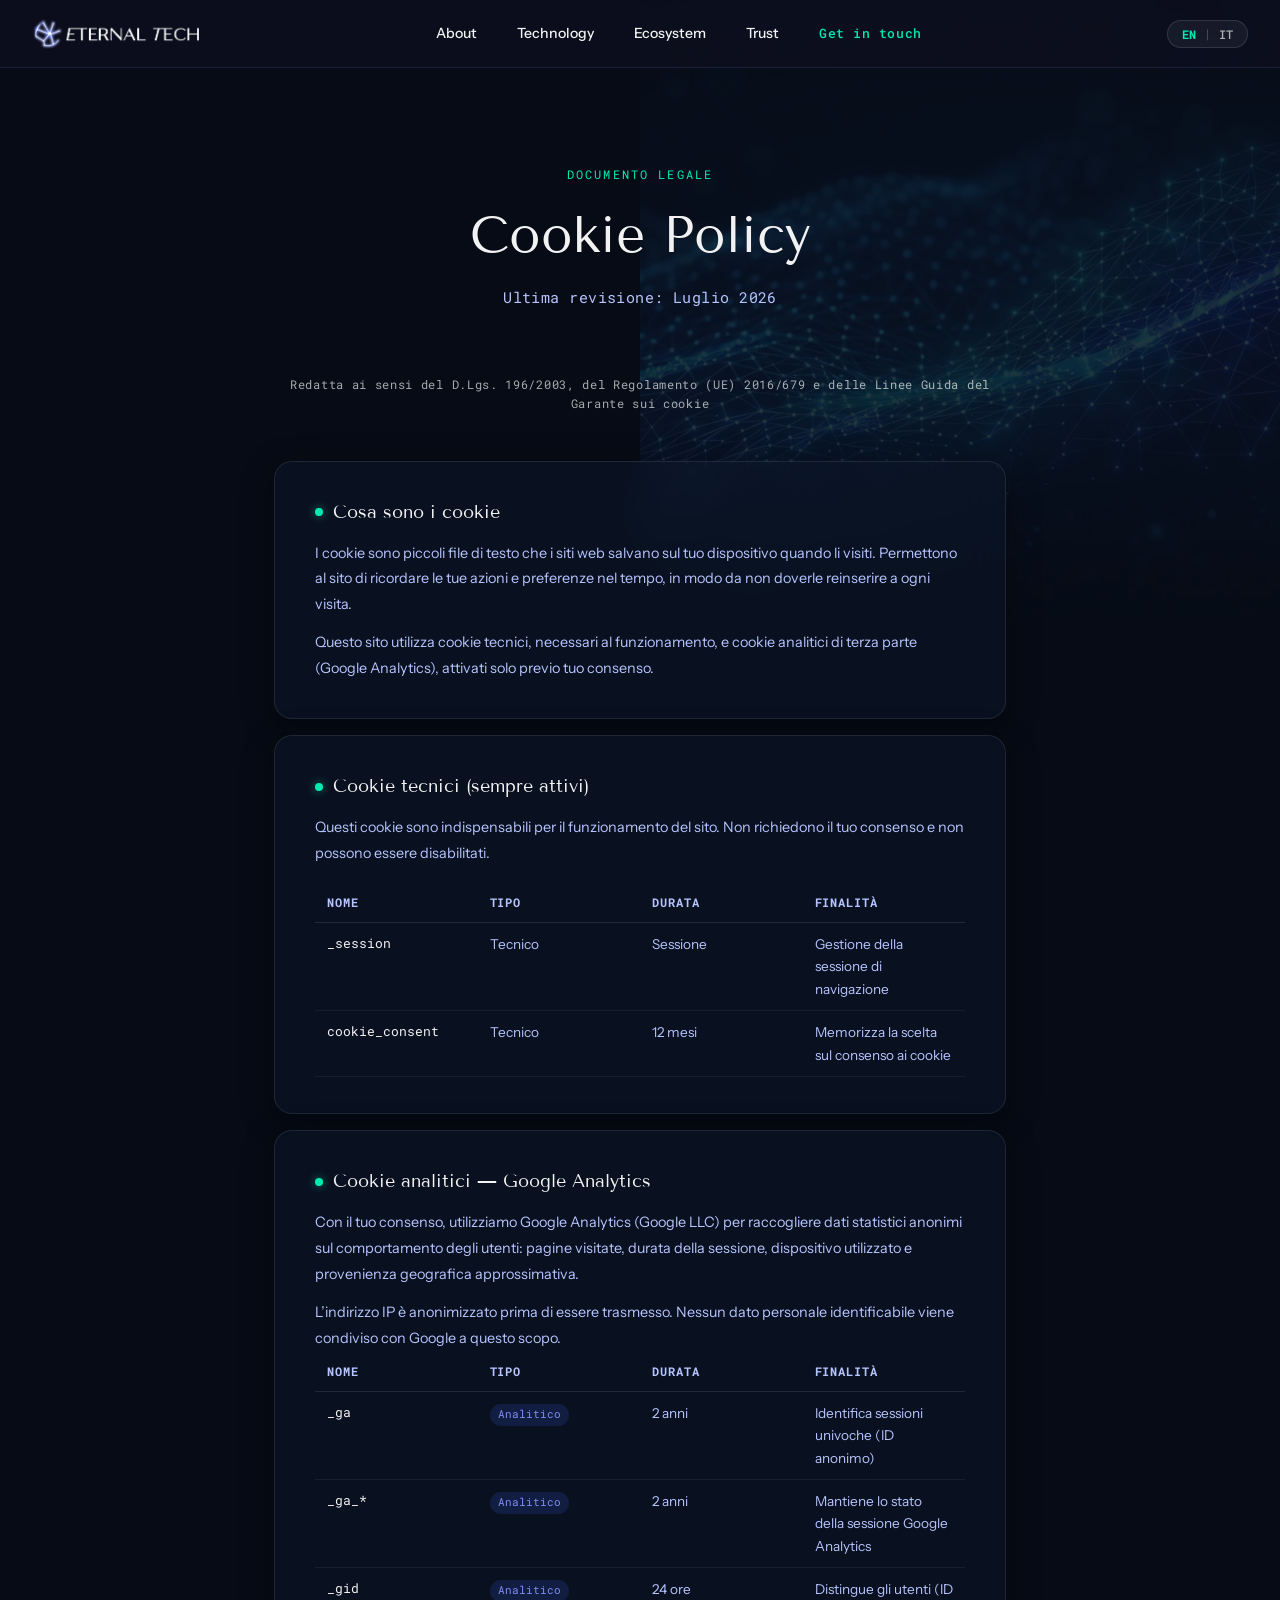
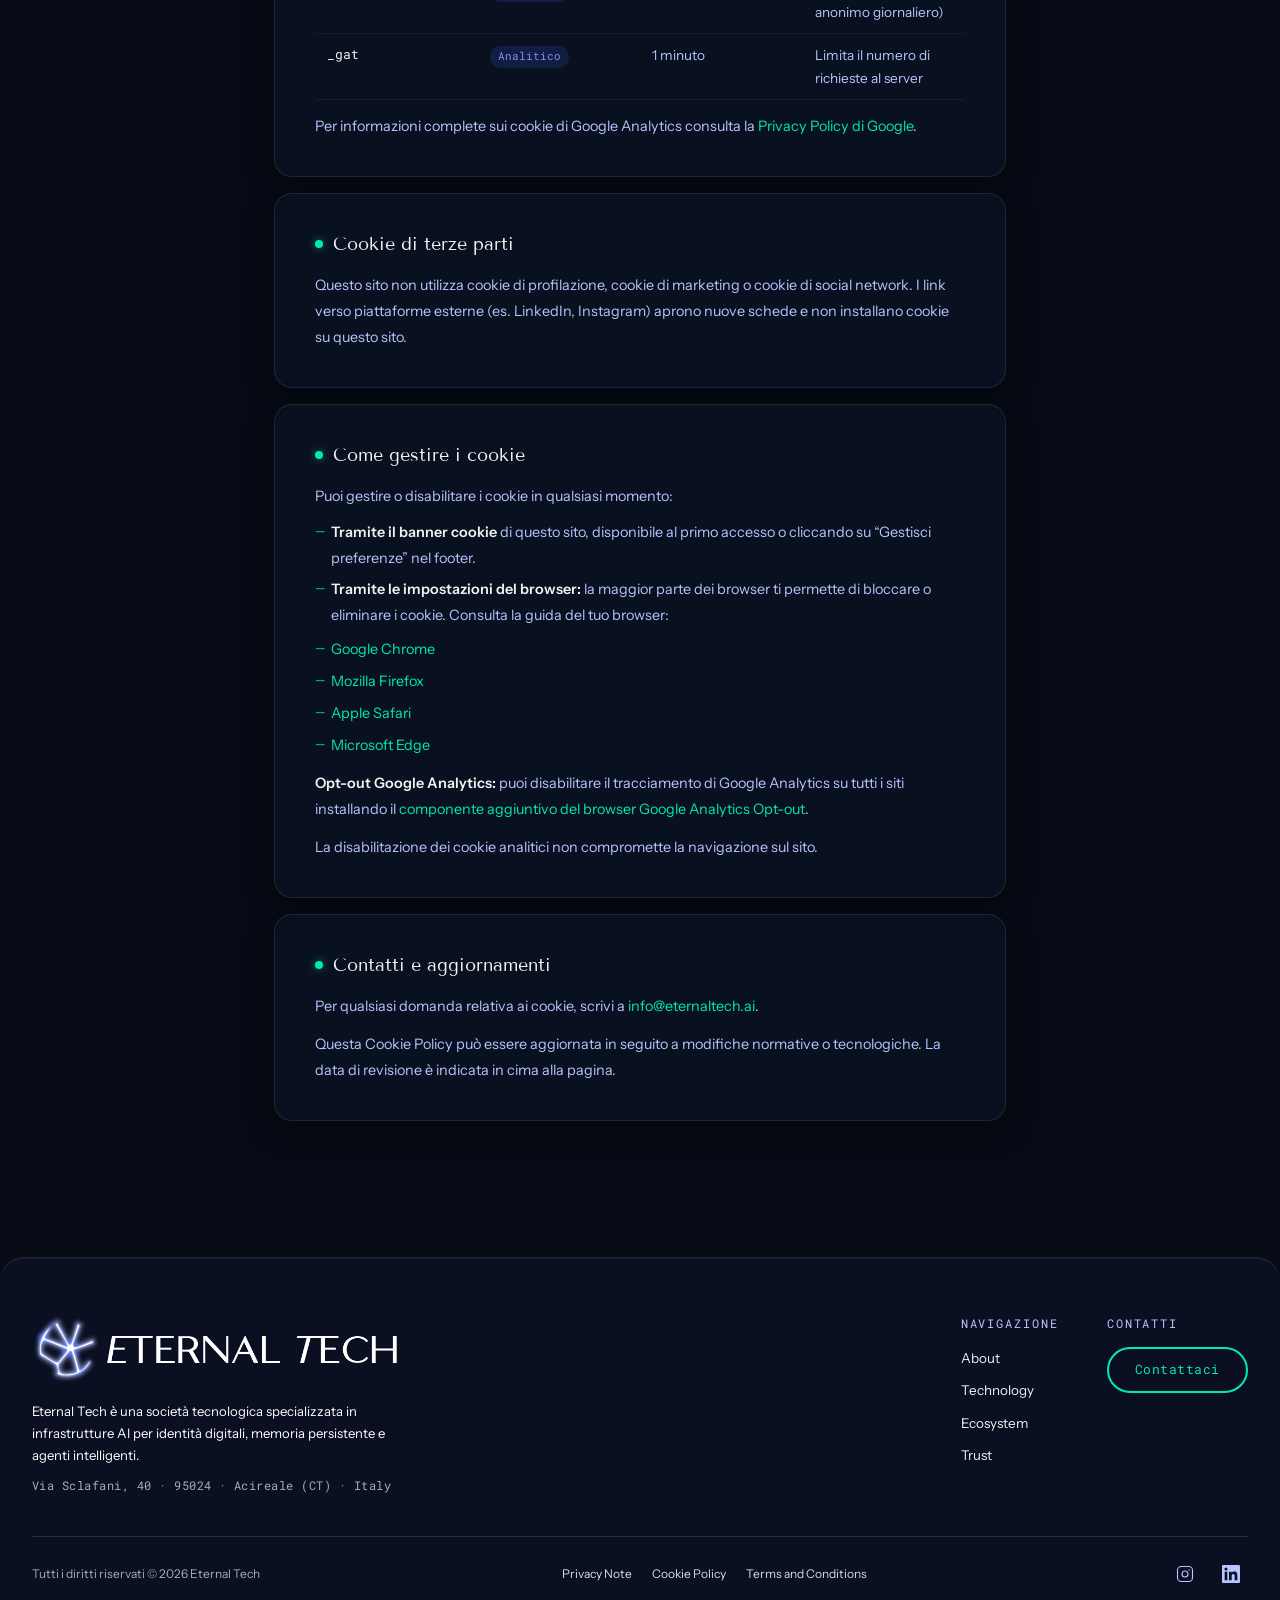
<file: cookies.html>
<!DOCTYPE html>
<html lang="it">
<head>
  <meta charset="UTF-8">
  <link rel="dns-prefetch" href="https://www.googletagmanager.com">
  <!-- Google Analytics (GA4) -->
  <script>
    window.dataLayer = window.dataLayer || [];
    function gtag(){dataLayer.push(arguments);}
    gtag('js', new Date());
    var hasConsent = localStorage.getItem('et_cookie_consent') === 'accepted';
    gtag('consent', 'default', {
      'analytics_storage': hasConsent ? 'granted' : 'denied'
    });
    gtag('config', 'G-XXXXXXXXXX', { 'anonymize_ip': true });
  </script>
  <meta name="viewport" content="width=device-width, initial-scale=1.0">
  <title>Cookie Policy — Eternal Tech</title>
  <meta name="description" content="Cookie Policy di Eternal Tech: quali cookie utilizziamo, a cosa servono e come gestirli.">
  <meta name="robots" content="index, follow">
  <link rel="canonical" href="https://eternaltech.it/cookies.html">
  <link rel="preconnect" href="https://fonts.googleapis.com">
  <link rel="dns-prefetch" href="https://fonts.gstatic.com">
  <link rel="preconnect" href="https://fonts.gstatic.com" crossorigin>
  <link rel="stylesheet" href="https://fonts.googleapis.com/css2?family=Host+Grotesk:wght@400;500;600;700&family=Roboto+Mono:wght@400;500&family=Instrument+Sans:wght@400;500;600&family=Tenor+Sans&display=swap">
  <meta name="theme-color" content="#060B15">
  <link rel="icon" type="image/x-icon" href="assets/favicon.ico?v=6">
  <link rel="icon" type="image/png" sizes="32x32" href="assets/favicon-32x32.png?v=6">
  <link rel="icon" type="image/png" sizes="16x16" href="assets/favicon-16x16.png?v=6">
  <link rel="icon" type="image/svg+xml" href="assets/favicon.svg?v=6">
  <link rel="apple-touch-icon" sizes="180x180" href="assets/apple-touch-icon.png?v=6">
  <link rel="stylesheet" href="assets/css/style.css">
  <style>
    html { overflow-x: hidden; }
    body { background: #060B15; overflow-x: hidden; max-width:100%; }
    .legal-bg-wave { position:fixed; right:-10%; top:-10%; width:60%; height:80vh; object-fit:cover; z-index:0; pointer-events:none; opacity:0.18; mix-blend-mode:screen; }
    .legal-hero { position:relative; z-index:1; text-align:center; padding:160px 20px 64px; }
    .legal-hero .section-badge { margin-bottom:20px; }
    .legal-hero h1 { font-family:var(--font-head); font-size:clamp(2rem,4.5vw,3.2rem); font-weight:700; color:var(--text-1); line-height:1.2; margin-bottom:20px; }
    .legal-hero p { font-size:0.92rem; color:var(--text-2); font-family:var(--font-mono); letter-spacing:0.03em; }
    .legal-body { position:relative; z-index:1; max-width:780px; margin:0 auto; padding:0 24px 120px; }
    .legal-card { background:rgba(13,22,40,0.60); backdrop-filter:blur(20px); -webkit-backdrop-filter:blur(20px); border:1px solid rgba(255,255,255,0.09); border-radius:18px; padding:36px 40px; margin-bottom:16px; box-shadow:0 8px 32px rgba(0,0,0,0.35); }
    .legal-card h2 { font-family:var(--font-head); font-size:1.1rem; font-weight:700; color:var(--text-1); margin-bottom:14px; display:flex; align-items:center; gap:10px; }
    .legal-card h2::before { content:''; display:inline-block; width:8px; height:8px; border-radius:50%; background:var(--teal); flex-shrink:0; box-shadow:0 0 8px rgba(1,234,178,0.5); }
    .legal-card p, .legal-card li { font-size:0.90rem; color:var(--text-2); line-height:1.8; }
    .legal-card p+p { margin-top:12px; }
    .legal-card ul { list-style:none; padding:0; margin-top:10px; }
    .legal-card ul li { padding-left:16px; position:relative; margin-bottom:6px; }
    .legal-card ul li::before { content:'—'; position:absolute; left:0; color:var(--teal); font-size:0.75rem; }
    .legal-card strong { color:var(--text-1); font-weight:600; }
    .legal-card a { color:var(--teal); text-decoration:none; }
    .legal-card a:hover { text-decoration:underline; }
    .legal-updated { text-align:center; font-family:var(--font-mono); font-size:0.72rem; color:var(--text-3); margin-bottom:48px; letter-spacing:0.06em; }
    .cookie-table { width:100%; border-collapse:collapse; margin-top:16px; font-size:0.85rem; }
    .cookie-table th { text-align:left; padding:10px 12px; color:var(--text-2); font-family:var(--font-mono); font-size:0.72rem; letter-spacing:0.08em; text-transform:uppercase; border-bottom:1px solid rgba(255,255,255,0.10); }
    .cookie-table td { padding:10px 12px; color:var(--text-2); border-bottom:1px solid rgba(255,255,255,0.05); vertical-align:top; }
    .cookie-table td:first-child { color:var(--text-1); font-family:var(--font-mono); font-size:0.80rem; }
    .badge-anal { display: inline-block; padding: 2px 8px; border-radius: 20px; background: rgba(72,110,254,0.15); color: #818cf8; font-family: var(--font-mono); font-size: 0.68rem; }


    /* ── Overflow / scroll fix ── */
    html { overflow-x: hidden; }
    html, body { max-width: 100%; }
    .legal-bg-wave { max-width: 100vw; }

    /* Nessun elemento può sforare lateralmente */
    .legal-hero,
    .legal-body,
    .legal-card,
    .legal-card ul,
    .legal-card p { word-break: break-word; overflow-wrap: anywhere; }

    /* Tabella cookie: clip sicuro */
    .cookie-table-wrap {
      overflow-x: auto;
      overflow-y: visible;
      -webkit-overflow-scrolling: touch;
      max-width: 100%;
    }
    .cookie-table { min-width: 480px; table-layout: fixed; }
    .cookie-table th,
    .cookie-table td { word-break: normal; white-space: normal; }

    /* Link lunghi non sfondano */
    .legal-card a { word-break: break-all; }

    /* ── Responsive ── */
    @media (max-width: 960px) {
      .legal-hero { padding: 140px 24px 56px; }
      .legal-body  { padding: 0 20px 100px; }
      .legal-card  { padding: 30px 32px; }
    }

    @media (max-width: 768px) {
      .legal-hero { padding: 120px 20px 48px; }
      .legal-body  { padding: 0 16px 90px; }
      .legal-card  { padding: 26px 24px; border-radius: 14px; }
      .legal-bg-wave { width: 90%; opacity: 0.10; }
    }

    @media (max-width: 640px) {
      .footer-logo img { height: 36px !important; }
      .legal-hero  { padding: 110px 16px 40px; }
      .legal-hero h1 { font-size: clamp(1.7rem, 7vw, 2.4rem); }
      .legal-body  { padding: 0 12px 80px; }
      .legal-card  { padding: 22px 18px; border-radius: 12px; margin-bottom: 12px; }
      .legal-card h2 { font-size: 1rem; }
      .legal-card p, .legal-card li { font-size: 0.875rem; }
      .legal-updated { font-size: 0.68rem; margin-bottom: 32px; }
      /* Cookie table: scrollabile orizzontalmente */
      .cookie-table-wrap { overflow-x: auto; -webkit-overflow-scrolling: touch; margin: 12px -4px 0; padding-bottom: 4px; }
      .cookie-table { min-width: 480px; }
    }

    @media (max-width: 420px) {
      .legal-hero  { padding: 100px 12px 36px; }
      .legal-body  { padding: 0 8px 64px; }
      .legal-card  { padding: 18px 14px; }
      .legal-bg-wave { display: none; }
    }
  </style>
</head>
<body>
  <a class="skip-link" href="#main-content">Vai al contenuto principale</a>
  <img class="legal-bg-wave" src="assets/immagini/3.webp" alt="" aria-hidden="true" loading="lazy" decoding="async">

  <header class="navbar" id="navbar">
    <div class="nav-inner">
      <a href="index.html" class="nav-logo"><img src="assets/logo.webp" width="678" height="130" alt="Eternal Tech" decoding="async" style="height:32px;width:auto;display:block;"></a>
      <nav class="nav-links" id="nav-links" aria-label="Main Navigation">
        <a href="index.html#about" data-i18n="nav_about">About</a>
        <a href="index.html#technology" data-i18n="nav_technology">Technology</a>
        <a href="index.html#ecosystem" data-i18n="nav_ecosystem">Ecosystem</a>
        <a href="trust.html" data-i18n="nav_trust">Trust</a>
        <a href="#" class="nav-cta" data-open-contact data-i18n="nav_contact">Get in touch</a>
      </nav>
      
      <!-- Language Switcher EN | IT -->
      <div class="lang-switcher" aria-label="Language selection">
        <button class="lang-switcher-btn active" data-lang="en">EN</button>
        <span class="lang-divider">|</span>
        <button class="lang-switcher-btn" data-lang="it">IT</button>
      </div>

      <button class="nav-hamburger" id="hamburger" aria-label="Menu" aria-expanded="false">
        <span></span><span></span><span></span>
      </button>
    </div>
  </header>

  <main id="main-content">
    <div class="legal-hero reveal">
      <span class="section-badge">DOCUMENTO LEGALE</span>
      <h1>Cookie Policy</h1>
      <p>Ultima revisione: Luglio 2026</p>
    </div>
    <div class="legal-body">
      <p class="legal-updated">Redatta ai sensi del D.Lgs. 196/2003, del Regolamento (UE) 2016/679 e delle Linee Guida del Garante sui cookie</p>

      <div class="legal-card reveal">
        <h2>Cosa sono i cookie</h2>
        <p>I cookie sono piccoli file di testo che i siti web salvano sul tuo dispositivo quando li visiti. Permettono al sito di ricordare le tue azioni e preferenze nel tempo, in modo da non doverle reinserire a ogni visita.</p>
        <p>Questo sito utilizza cookie tecnici, necessari al funzionamento, e cookie analitici di terza parte (Google Analytics), attivati solo previo tuo consenso.</p>
      </div>

      <div class="legal-card reveal">
        <h2>Cookie tecnici (sempre attivi)</h2>
        <p>Questi cookie sono indispensabili per il funzionamento del sito. Non richiedono il tuo consenso e non possono essere disabilitati.</p>
        <div class="cookie-table-wrap"><table class="cookie-table">
          <tr><th>Nome</th><th>Tipo</th><th>Durata</th><th>Finalit&agrave;</th></tr>
          <tr><td>_session</td><td><span class="badge-tech">Tecnico</span></td><td>Sessione</td><td>Gestione della sessione di navigazione</td></tr>
          <tr><td>cookie_consent</td><td><span class="badge-tech">Tecnico</span></td><td>12 mesi</td><td>Memorizza la scelta sul consenso ai cookie</td></tr>
        </table></div>
      </div>

      <div class="legal-card reveal">
        <h2>Cookie analitici &mdash; Google Analytics</h2>
        <p>Con il tuo consenso, utilizziamo Google Analytics (Google LLC) per raccogliere dati statistici anonimi sul comportamento degli utenti: pagine visitate, durata della sessione, dispositivo utilizzato e provenienza geografica approssimativa.</p>
        <p>L&rsquo;indirizzo IP &egrave; anonimizzato prima di essere trasmesso. Nessun dato personale identificabile viene condiviso con Google a questo scopo.</p>
        <div class="cookie-table-wrap"><table class="cookie-table" style="margin-top:0;">
          <tr><th>Nome</th><th>Tipo</th><th>Durata</th><th>Finalit&agrave;</th></tr>
          <tr><td>_ga</td><td><span class="badge-anal">Analitico</span></td><td>2 anni</td><td>Identifica sessioni univoche (ID anonimo)</td></tr>
          <tr><td>_ga_*</td><td><span class="badge-anal">Analitico</span></td><td>2 anni</td><td>Mantiene lo stato della sessione Google Analytics</td></tr>
          <tr><td>_gid</td><td><span class="badge-anal">Analitico</span></td><td>24 ore</td><td>Distingue gli utenti (ID anonimo giornaliero)</td></tr>
          <tr><td>_gat</td><td><span class="badge-anal">Analitico</span></td><td>1 minuto</td><td>Limita il numero di richieste al server</td></tr>
        </table></div>
        <p style="margin-top:14px;">Per informazioni complete sui cookie di Google Analytics consulta la <a href="https://policies.google.com/privacy" target="_blank" rel="noopener noreferrer">Privacy Policy di Google</a>.</p>
      </div>

      <div class="legal-card reveal">
        <h2>Cookie di terze parti</h2>
        <p>Questo sito non utilizza cookie di profilazione, cookie di marketing o cookie di social network. I link verso piattaforme esterne (es. LinkedIn, Instagram) aprono nuove schede e non installano cookie su questo sito.</p>
      </div>

      <div class="legal-card reveal">
        <h2>Come gestire i cookie</h2>
        <p>Puoi gestire o disabilitare i cookie in qualsiasi momento:</p>
        <ul>
          <li><strong>Tramite il banner cookie</strong> di questo sito, disponibile al primo accesso o cliccando su &ldquo;Gestisci preferenze&rdquo; nel footer.</li>
          <li><strong>Tramite le impostazioni del browser:</strong> la maggior parte dei browser ti permette di bloccare o eliminare i cookie. Consulta la guida del tuo browser:</li>
        </ul>
        <ul style="margin-top:8px;">
          <li><a href="https://support.google.com/chrome/answer/95647" target="_blank" rel="noopener noreferrer">Google Chrome</a></li>
          <li><a href="https://support.mozilla.org/it/kb/protezione-antitracciamento-avanzata-firefox" target="_blank" rel="noopener noreferrer">Mozilla Firefox</a></li>
          <li><a href="https://support.apple.com/it-it/guide/safari/sfri11471/mac" target="_blank" rel="noopener noreferrer">Apple Safari</a></li>
          <li><a href="https://support.microsoft.com/it-it/microsoft-edge/eliminare-i-cookie-in-microsoft-edge-63947406-40ac-c3b8-57b9-2a946a29ae09" target="_blank" rel="noopener noreferrer">Microsoft Edge</a></li>
        </ul>
        <p style="margin-top:12px;"><strong>Opt-out Google Analytics:</strong> puoi disabilitare il tracciamento di Google Analytics su tutti i siti installando il <a href="https://tools.google.com/dlpage/gaoptout" target="_blank" rel="noopener noreferrer">componente aggiuntivo del browser Google Analytics Opt-out</a>.</p>
        <p>La disabilitazione dei cookie analitici non compromette la navigazione sul sito.</p>
      </div>

      <div class="legal-card reveal">
        <h2>Contatti e aggiornamenti</h2>
        <p>Per qualsiasi domanda relativa ai cookie, scrivi a <a href="mailto:info@eternaltech.ai">info@eternaltech.ai</a>.</p>
        <p>Questa Cookie Policy pu&ograve; essere aggiornata in seguito a modifiche normative o tecnologiche. La data di revisione &egrave; indicata in cima alla pagina.</p>
      </div>
    </div>
  </main>

  <footer class="footer" id="footer">
    <div class="container footer-inner">
      <div class="footer-top">
        <div class="footer-brand">
          <div class="nav-logo footer-logo"><img src="assets/logo.webp" width="678" height="130" alt="Eternal Tech" loading="lazy" decoding="async" style="height:70px;width:auto;display:block;max-width:none;"></div>
          <p class="footer-tagline">Eternal Tech &egrave; una societ&agrave; tecnologica specializzata in infrastrutture AI per identit&agrave; digitali, memoria persistente e agenti intelligenti.</p>
          <p class="footer-address">Via Sclafani, 40 &middot; 95024 &middot; Acireale (CT) &middot; Italy</p>
        </div>
        <div class="footer-links">
          <div class="footer-col">
            <p class="footer-col-title">Navigazione</p>
            <a href="index.html#about" data-i18n="nav_about">Chi siamo</a>
            <a href="index.html#technology" data-i18n="nav_technology">Tecnologia</a>
            <a href="index.html#ecosystem" data-i18n="nav_ecosystem">Ecosistema</a>
            <a href="trust.html">Trust</a>
          </div>
          <div class="footer-col">
            <p class="footer-col-title">Contatti</p>
            <a href="#" class="btn-primary btn-sm" data-open-contact>Contattaci</a>
          </div>
        </div>
      </div>
      <div class="footer-bottom">
        <p>Tutti i diritti riservati &copy; 2026 Eternal Tech</p>
        <div class="footer-legal">
          <a href="privacy.html">Privacy Note</a>
          <a href="cookies.html">Cookie Policy</a>
          <a href="terms.html">Terms and Conditions</a>
        </div>
        <div class="footer-social">
          <a href="#" aria-label="Instagram" rel="noopener noreferrer"><svg viewBox="0 0 24 24" fill="none" stroke="currentColor" stroke-width="1.5" aria-hidden="true"><rect x="2" y="2" width="20" height="20" rx="5"/><circle cx="12" cy="12" r="4"/><circle cx="17.5" cy="6.5" r="1" fill="currentColor" stroke="none"/></svg></a>
          <a href="#" aria-label="LinkedIn" rel="noopener noreferrer"><svg viewBox="0 0 24 24" fill="currentColor" aria-hidden="true"><path d="M20.447 20.452h-3.554v-5.569c0-1.328-.027-3.037-1.852-3.037-1.853 0-2.136 1.445-2.136 2.939v5.667H9.351V9h3.414v1.561h.046c.477-.9 1.637-1.85 3.37-1.85 3.601 0 4.267 2.37 4.267 5.455v6.286zM5.337 7.433a2.062 2.062 0 01-2.063-2.065 2.064 2.064 0 112.063 2.065zm1.782 13.019H3.555V9h3.564v11.452zM22.225 0H1.771C.792 0 0 .774 0 1.729v20.542C0 23.227.792 24 1.771 24h20.451C23.2 24 24 23.227 24 22.271V1.729C24 .774 23.2 0 22.222 0h.003z"/></svg></a>
        </div>
      </div>
    </div>
  <!-- MODALE CONTATTACI (POPUP) -->
  <div class="contact-modal-overlay" id="contactModal" aria-hidden="true" role="dialog" aria-modal="true" aria-labelledby="modalTitle">
    <div class="contact-modal-card">
      <button class="contact-modal-close" id="closeContactModal" aria-label="Close modal">&times;</button>
      <h2 class="contact-title" id="modalTitle" data-i18n="modal_title">Get in touch</h2>
      <form class="contact-form" id="modalContactForm" action="mailto:info@eternaltech.ai" method="post" enctype="text/plain" novalidate aria-live="polite">
        <div id="modalFormStatus" class="form-status-msg" aria-live="polite"></div>

        <div class="form-group">
          <label for="modalFullName" class="visually-hidden">Full Name</label>
          <input type="text" class="contact-input" id="modalFullName" name="fullName" placeholder="Full Name*" data-i18n-placeholder="modal_name_ph" required autocomplete="name">
          <span class="field-error-msg" id="modalFullNameError" aria-live="polite"></span>
        </div>
        
        <div class="form-group">
          <label for="modalEmail" class="visually-hidden">Email Address</label>
          <input type="email" class="contact-input" id="modalEmail" name="email" placeholder="Email*" data-i18n-placeholder="modal_email_ph" required autocomplete="email">
          <span class="field-error-msg" id="modalEmailError" aria-live="polite"></span>
        </div>
        
        <div class="form-group">
          <label for="modalMessage" class="visually-hidden">Your Message</label>
          <textarea class="contact-textarea" id="modalMessage" name="message" placeholder="Your Message*" data-i18n-placeholder="modal_msg_ph" required autocomplete="off"></textarea>
          <span class="field-error-msg" id="modalMessageError" aria-live="polite"></span>
        </div>
        
        <div class="form-group">
          <div class="contact-check-row">
            <input type="checkbox" id="modalPrivacy" name="privacy" required>
            <label for="modalPrivacy" data-i18n="modal_privacy_txt">
              I confirm that I have read, understood and agree to the
              <a href="privacy.html" target="_blank" rel="noopener">Privacy Policy</a>, and I am of legal age*
            </label>
          </div>
          <span class="field-error-msg" id="modalPrivacyError" aria-live="polite"></span>
        </div>

        <div class="contact-recaptcha-wrap">
          <div class="g-recaptcha" data-sitekey="6LeIxAcTAAAAAJcZVRqyHh71UMIEGNQ_MXjiZKhI" data-theme="dark"></div>
          <span class="field-error-msg" id="modalRecaptchaError" aria-live="polite"></span>
        </div>

        <button type="submit" class="contact-submit" id="modalSendBtn" data-i18n="modal_submit_btn">Send Message</button>
      </form>
    </div>
  </div>

  <!-- ══════════════ COOKIE & TERMS CONSENT BANNER ══════════════ -->
  <div class="cookie-banner" id="cookieBanner" aria-live="polite" role="dialog" aria-label="Cookie and Terms Consent">
    <div class="cookie-banner-inner">
      <div class="cookie-banner-badge">
        <span class="pulse-dot"></span>
        <span data-i18n="cookie_eyebrow">PRIVACY & COOKIE</span>
      </div>
      <div class="cookie-banner-body">
        <p data-i18n="cookie_text">
          Questo sito utilizza cookie ed infrastrutture analitiche per offrire la migliore esperienza. Proseguendo o cliccando "Accetta tutti", acconsenti all'uso dei cookie ed accetti i nostri <a href="terms.html" target="_blank" rel="noopener">Termini & Condizioni</a> e la <a href="privacy.html" target="_blank" rel="noopener">Privacy Policy</a>.
        </p>
      </div>
      <div class="cookie-banner-actions">
        <button class="btn-ghost-sm cookie-btn-decline" id="cookieDecline" data-i18n="cookie_btn_decline">Solo necessari</button>
        <button class="btn-primary cookie-btn-accept" id="cookieAccept" data-i18n="cookie_btn_accept">Accetta tutti</button>
      </div>
    </div>
  </div>

  <script src="assets/js/lang.js" defer></script>
  <script src="assets/js/menu.js" defer></script>
  <script src="assets/js/main.js" defer></script>
</body>
</html>
</file>
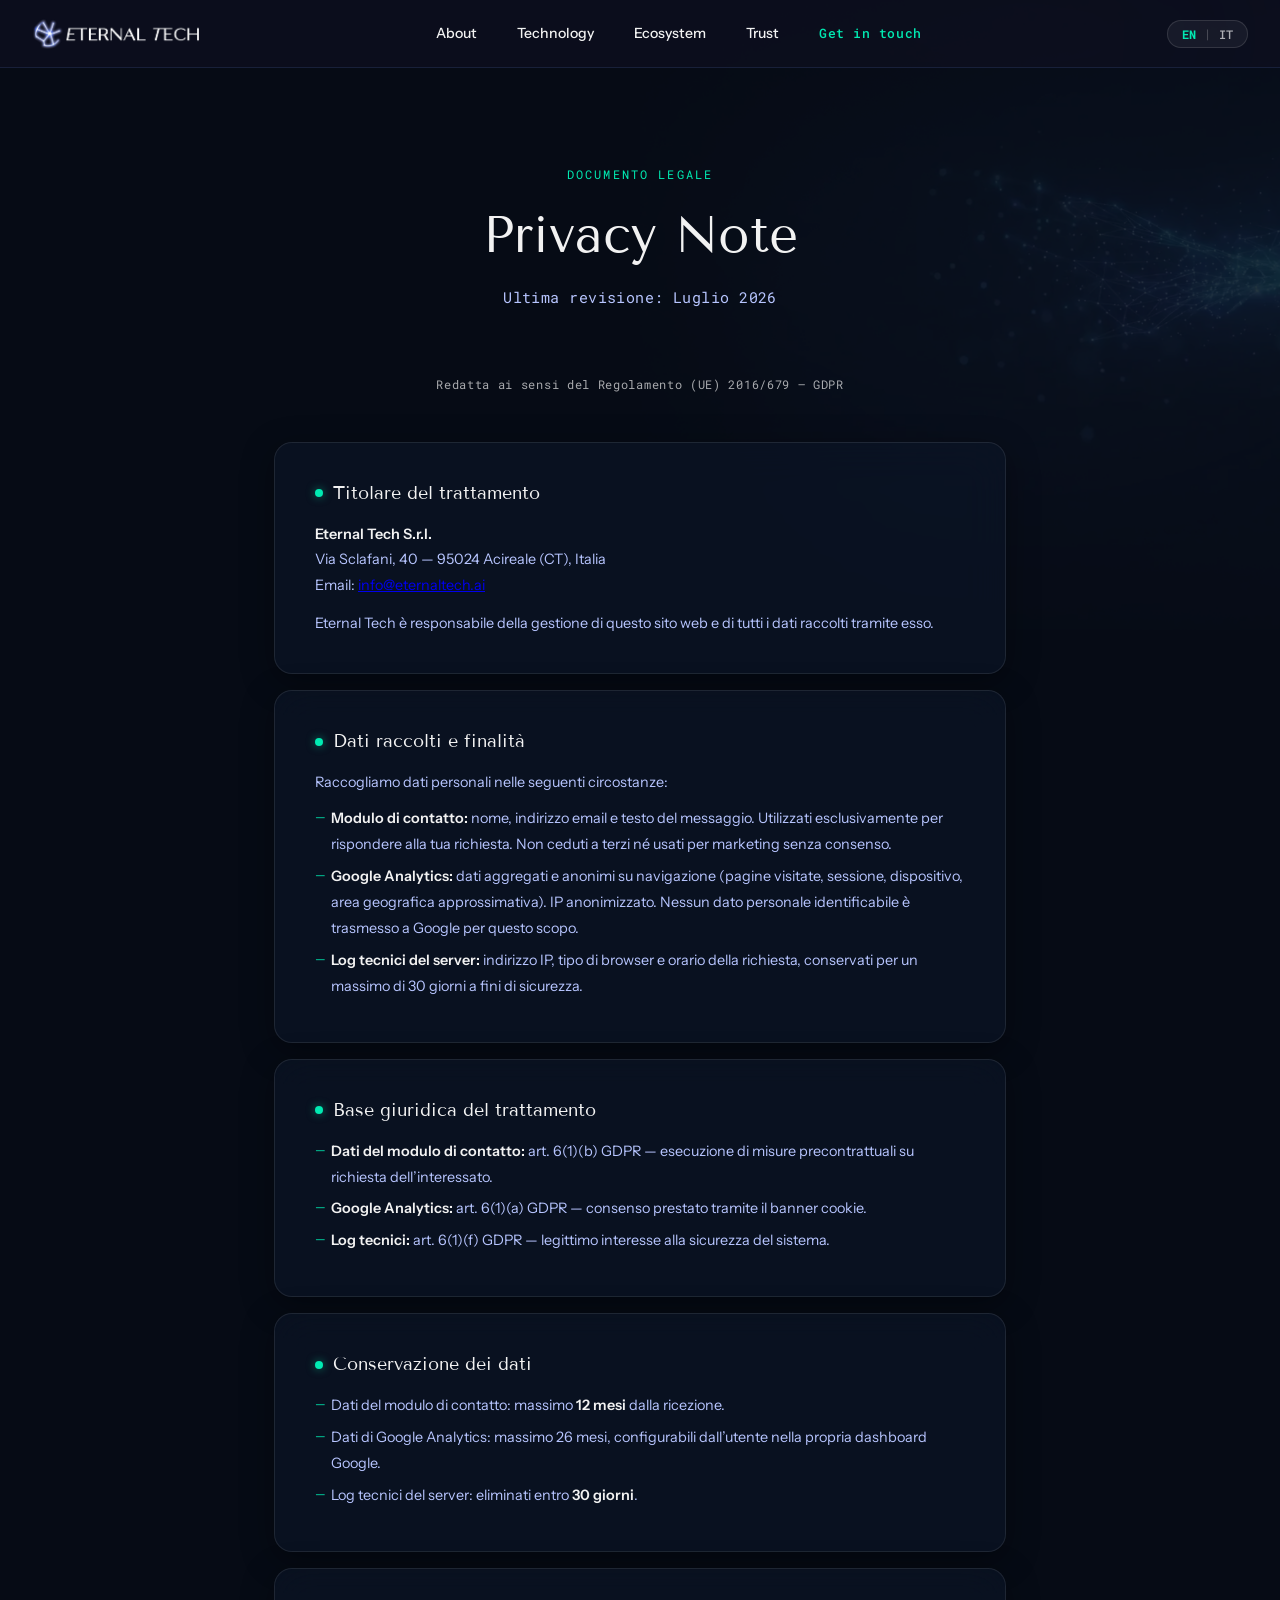
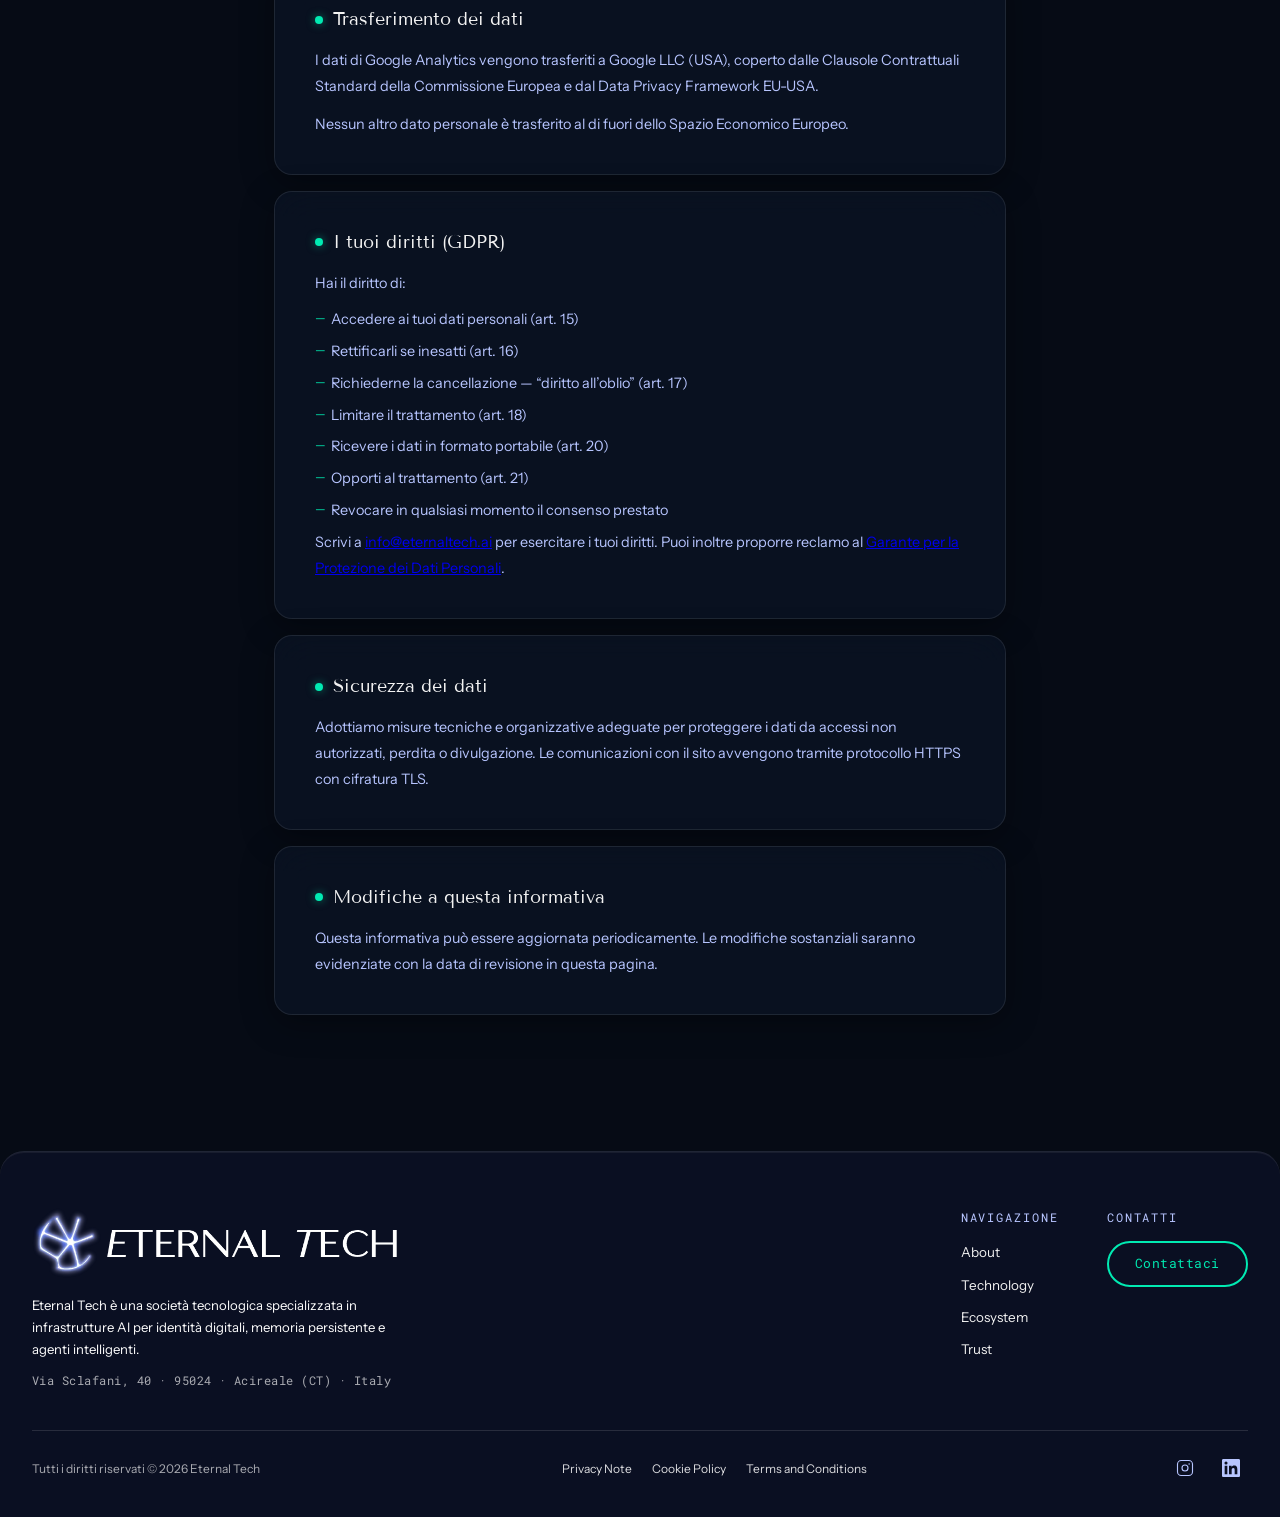
<file: privacy.html>
<!DOCTYPE html>
<html lang="it">
<head>
  <meta charset="UTF-8">
  <link rel="dns-prefetch" href="https://www.googletagmanager.com">
  <!-- Google Analytics (GA4) -->
  <script>
    window.dataLayer = window.dataLayer || [];
    function gtag(){dataLayer.push(arguments);}
    gtag('js', new Date());
    var hasConsent = localStorage.getItem('et_cookie_consent') === 'accepted';
    gtag('consent', 'default', {
      'analytics_storage': hasConsent ? 'granted' : 'denied'
    });
    gtag('config', 'G-XXXXXXXXXX', { 'anonymize_ip': true });
  </script>
  <meta name="viewport" content="width=device-width, initial-scale=1.0">
  <title>Privacy Note — Eternal Tech</title>
  <meta name="description" content="Informativa sulla privacy di Eternal Tech: come raccogliamo, utilizziamo e proteggiamo i tuoi dati personali.">
  <meta name="robots" content="index, follow">
  <link rel="canonical" href="https://eternaltech.it/privacy.html">
  <link rel="preconnect" href="https://fonts.googleapis.com">
  <link rel="dns-prefetch" href="https://fonts.gstatic.com">
  <link rel="preconnect" href="https://fonts.gstatic.com" crossorigin>
  <link rel="stylesheet" href="https://fonts.googleapis.com/css2?family=Host+Grotesk:wght@400;500;600;700&family=Roboto+Mono:wght@400;500&family=Instrument+Sans:wght@400;500;600&family=Tenor+Sans&display=swap">
  <meta name="theme-color" content="#060B15">
  <link rel="icon" type="image/x-icon" href="assets/favicon.ico?v=6">
  <link rel="icon" type="image/png" sizes="32x32" href="assets/favicon-32x32.png?v=6">
  <link rel="icon" type="image/png" sizes="16x16" href="assets/favicon-16x16.png?v=6">
  <link rel="icon" type="image/svg+xml" href="assets/favicon.svg?v=6">
  <link rel="apple-touch-icon" sizes="180x180" href="assets/apple-touch-icon.png?v=6">
  <link rel="stylesheet" href="assets/css/style.css">
  <style>
    html { overflow-x: hidden; }
    body { background: #060B15; overflow-x: hidden; max-width:100%; }
    .legal-bg-wave { position:fixed; right:-10%; top:-10%; width:60%; height:80vh; object-fit:cover; z-index:0; pointer-events:none; opacity:0.18; mix-blend-mode:screen; }
    .legal-hero { position:relative; z-index:1; text-align:center; padding:160px 20px 64px; }
    .legal-hero .section-badge { margin-bottom:20px; }
    .legal-hero h1 { font-family:var(--font-head); font-size:clamp(2rem,4.5vw,3.2rem); font-weight:700; color:var(--text-1); line-height:1.2; margin-bottom:20px; }
    .legal-hero p { font-size:0.92rem; color:var(--text-2); font-family:var(--font-mono); letter-spacing:0.03em; }
    .legal-body { position:relative; z-index:1; max-width:780px; margin:0 auto; padding:0 24px 120px; }
    .legal-card { background:rgba(13,22,40,0.60); backdrop-filter:blur(20px); -webkit-backdrop-filter:blur(20px); border:1px solid rgba(255,255,255,0.09); border-radius:18px; padding:36px 40px; margin-bottom:16px; box-shadow:0 8px 32px rgba(0,0,0,0.35); }
    .legal-card h2 { font-family:var(--font-head); font-size:1.1rem; font-weight:700; color:var(--text-1); margin-bottom:14px; display:flex; align-items:center; gap:10px; }
    .legal-card h2::before { content:''; display:inline-block; width:8px; height:8px; border-radius:50%; background:var(--teal); flex-shrink:0; box-shadow:0 0 8px rgba(1,234,178,0.5); }
    .legal-card p, .legal-card li { font-size:0.90rem; color:var(--text-2); line-height:1.8; }
    .legal-card p+p { margin-top:12px; }
    .legal-card ul { list-style:none; padding:0; margin-top:10px; }
    .legal-card ul li { padding-left:16px; position:relative; margin-bottom:6px; }
    .legal-card ul li::before { content:'—'; position:absolute; left:0; color:var(--teal); font-size:0.75rem; }
    .legal-card strong { color:var(--text-1); font-weight:600; }
    .legal-updated { text-align: center; font-family: var(--font-mono); font-size: 0.72rem; color: var(--text-3); margin-bottom: 48px; letter-spacing: 0.06em; }


    /* ── Overflow / scroll fix ── */
    html { overflow-x: hidden; }
    html, body { max-width: 100%; }
    .legal-bg-wave { max-width: 100vw; }

    /* Nessun elemento può sforare lateralmente */
    .legal-hero,
    .legal-body,
    .legal-card,
    .legal-card ul,
    .legal-card p { word-break: break-word; overflow-wrap: anywhere; }

    /* Tabella cookie: clip sicuro */
    .cookie-table-wrap {
      overflow-x: auto;
      overflow-y: visible;
      -webkit-overflow-scrolling: touch;
      max-width: 100%;
    }
    .cookie-table { min-width: 480px; table-layout: fixed; }
    .cookie-table th,
    .cookie-table td { word-break: normal; white-space: normal; }

    /* Link lunghi non sfondano */
    .legal-card a { word-break: break-all; }

    /* ── Responsive ── */
    @media (max-width: 960px) {
      .legal-hero { padding: 140px 24px 56px; }
      .legal-body  { padding: 0 20px 100px; }
      .legal-card  { padding: 30px 32px; }
    }

    @media (max-width: 768px) {
      .legal-hero { padding: 120px 20px 48px; }
      .legal-body  { padding: 0 16px 90px; }
      .legal-card  { padding: 26px 24px; border-radius: 14px; }
      .legal-bg-wave { width: 90%; opacity: 0.10; }
    }

    @media (max-width: 640px) {
      .footer-logo img { height: 36px !important; }
      .legal-hero  { padding: 110px 16px 40px; }
      .legal-hero h1 { font-size: clamp(1.7rem, 7vw, 2.4rem); }
      .legal-body  { padding: 0 12px 80px; }
      .legal-card  { padding: 22px 18px; border-radius: 12px; margin-bottom: 12px; }
      .legal-card h2 { font-size: 1rem; }
      .legal-card p, .legal-card li { font-size: 0.875rem; }
      .legal-updated { font-size: 0.68rem; margin-bottom: 32px; }
      /* Cookie table: scrollabile orizzontalmente */
      .cookie-table-wrap { overflow-x: auto; -webkit-overflow-scrolling: touch; margin: 12px -4px 0; padding-bottom: 4px; }
      .cookie-table { min-width: 480px; }
    }

    @media (max-width: 420px) {
      .legal-hero  { padding: 100px 12px 36px; }
      .legal-body  { padding: 0 8px 64px; }
      .legal-card  { padding: 18px 14px; }
      .legal-bg-wave { display: none; }
    }
  </style>
</head>
<body>
  <a class="skip-link" href="#main-content">Vai al contenuto principale</a>
  <img class="legal-bg-wave" src="assets/immagini/2.webp" alt="" aria-hidden="true" loading="lazy" decoding="async">

  <header class="navbar" id="navbar">
    <div class="nav-inner">
      <a href="index.html" class="nav-logo"><img src="assets/logo.webp" width="678" height="130" alt="Eternal Tech" decoding="async" style="height:32px;width:auto;display:block;"></a>
      <nav class="nav-links" id="nav-links" aria-label="Main Navigation">
        <a href="index.html#about" data-i18n="nav_about">About</a>
        <a href="index.html#technology" data-i18n="nav_technology">Technology</a>
        <a href="index.html#ecosystem" data-i18n="nav_ecosystem">Ecosystem</a>
        <a href="trust.html" data-i18n="nav_trust">Trust</a>
        <a href="#" class="nav-cta" data-open-contact data-i18n="nav_contact">Get in touch</a>
      </nav>
      
      <!-- Language Switcher EN | IT -->
      <div class="lang-switcher" aria-label="Language selection">
        <button class="lang-switcher-btn active" data-lang="en">EN</button>
        <span class="lang-divider">|</span>
        <button class="lang-switcher-btn" data-lang="it">IT</button>
      </div>

      <button class="nav-hamburger" id="hamburger" aria-label="Menu" aria-expanded="false">
        <span></span><span></span><span></span>
      </button>
    </div>
  </header>

  <main id="main-content">
    <div class="legal-hero reveal">
      <span class="section-badge">DOCUMENTO LEGALE</span>
      <h1>Privacy Note</h1>
      <p>Ultima revisione: Luglio 2026</p>
    </div>
    <div class="legal-body">
      <p class="legal-updated">Redatta ai sensi del Regolamento (UE) 2016/679 — GDPR</p>

      <div class="legal-card reveal">
        <h2>Titolare del trattamento</h2>
        <p><strong>Eternal Tech S.r.l.</strong><br>Via Sclafani, 40 &mdash; 95024 Acireale (CT), Italia<br>Email: <a href="mailto:info@eternaltech.ai">info@eternaltech.ai</a></p>
        <p>Eternal Tech &egrave; responsabile della gestione di questo sito web e di tutti i dati raccolti tramite esso.</p>
      </div>

      <div class="legal-card reveal">
        <h2>Dati raccolti e finalit&agrave;</h2>
        <p>Raccogliamo dati personali nelle seguenti circostanze:</p>
        <ul>
          <li><strong>Modulo di contatto:</strong> nome, indirizzo email e testo del messaggio. Utilizzati esclusivamente per rispondere alla tua richiesta. Non ceduti a terzi n&eacute; usati per marketing senza consenso.</li>
          <li><strong>Google Analytics:</strong> dati aggregati e anonimi su navigazione (pagine visitate, sessione, dispositivo, area geografica approssimativa). IP anonimizzato. Nessun dato personale identificabile &egrave; trasmesso a Google per questo scopo.</li>
          <li><strong>Log tecnici del server:</strong> indirizzo IP, tipo di browser e orario della richiesta, conservati per un massimo di 30 giorni a fini di sicurezza.</li>
        </ul>
      </div>

      <div class="legal-card reveal">
        <h2>Base giuridica del trattamento</h2>
        <ul>
          <li><strong>Dati del modulo di contatto:</strong> art. 6(1)(b) GDPR &mdash; esecuzione di misure precontrattuali su richiesta dell&rsquo;interessato.</li>
          <li><strong>Google Analytics:</strong> art. 6(1)(a) GDPR &mdash; consenso prestato tramite il banner cookie.</li>
          <li><strong>Log tecnici:</strong> art. 6(1)(f) GDPR &mdash; legittimo interesse alla sicurezza del sistema.</li>
        </ul>
      </div>

      <div class="legal-card reveal">
        <h2>Conservazione dei dati</h2>
        <ul>
          <li>Dati del modulo di contatto: massimo <strong>12 mesi</strong> dalla ricezione.</li>
          <li>Dati di Google Analytics: massimo 26 mesi, configurabili dall&rsquo;utente nella propria dashboard Google.</li>
          <li>Log tecnici del server: eliminati entro <strong>30 giorni</strong>.</li>
        </ul>
      </div>

      <div class="legal-card reveal">
        <h2>Trasferimento dei dati</h2>
        <p>I dati di Google Analytics vengono trasferiti a Google LLC (USA), coperto dalle Clausole Contrattuali Standard della Commissione Europea e dal Data Privacy Framework EU-USA.</p>
        <p>Nessun altro dato personale &egrave; trasferito al di fuori dello Spazio Economico Europeo.</p>
      </div>

      <div class="legal-card reveal">
        <h2>I tuoi diritti (GDPR)</h2>
        <p>Hai il diritto di:</p>
        <ul>
          <li>Accedere ai tuoi dati personali (art. 15)</li>
          <li>Rettificarli se inesatti (art. 16)</li>
          <li>Richiederne la cancellazione &mdash; &ldquo;diritto all&rsquo;oblio&rdquo; (art. 17)</li>
          <li>Limitare il trattamento (art. 18)</li>
          <li>Ricevere i dati in formato portabile (art. 20)</li>
          <li>Opporti al trattamento (art. 21)</li>
          <li>Revocare in qualsiasi momento il consenso prestato</li>
        </ul>
        <p>Scrivi a <a href="mailto:info@eternaltech.ai">info@eternaltech.ai</a> per esercitare i tuoi diritti. Puoi inoltre proporre reclamo al <a href="https://www.garanteprivacy.it" target="_blank" rel="noopener noreferrer">Garante per la Protezione dei Dati Personali</a>.</p>
      </div>

      <div class="legal-card reveal">
        <h2>Sicurezza dei dati</h2>
        <p>Adottiamo misure tecniche e organizzative adeguate per proteggere i dati da accessi non autorizzati, perdita o divulgazione. Le comunicazioni con il sito avvengono tramite protocollo HTTPS con cifratura TLS.</p>
      </div>

      <div class="legal-card reveal">
        <h2>Modifiche a questa informativa</h2>
        <p>Questa informativa pu&ograve; essere aggiornata periodicamente. Le modifiche sostanziali saranno evidenziate con la data di revisione in questa pagina.</p>
      </div>
    </div>
  </main>

  <footer class="footer" id="footer">
    <div class="container footer-inner">
      <div class="footer-top">
        <div class="footer-brand">
          <div class="nav-logo footer-logo"><img src="assets/logo.webp" width="678" height="130" alt="Eternal Tech" loading="lazy" decoding="async" style="height:70px;width:auto;display:block;max-width:none;"></div>
          <p class="footer-tagline">Eternal Tech &egrave; una societ&agrave; tecnologica specializzata in infrastrutture AI per identit&agrave; digitali, memoria persistente e agenti intelligenti.</p>
          <p class="footer-address">Via Sclafani, 40 &middot; 95024 &middot; Acireale (CT) &middot; Italy</p>
        </div>
        <div class="footer-links">
          <div class="footer-col">
            <p class="footer-col-title">Navigazione</p>
            <a href="index.html#about" data-i18n="nav_about">Chi siamo</a>
            <a href="index.html#technology" data-i18n="nav_technology">Tecnologia</a>
            <a href="index.html#ecosystem" data-i18n="nav_ecosystem">Ecosistema</a>
            <a href="trust.html">Trust</a>
          </div>
          <div class="footer-col">
            <p class="footer-col-title">Contatti</p>
            <a href="#" class="btn-primary btn-sm" data-open-contact>Contattaci</a>
          </div>
        </div>
      </div>
      <div class="footer-bottom">
        <p>Tutti i diritti riservati &copy; 2026 Eternal Tech</p>
        <div class="footer-legal">
          <a href="privacy.html">Privacy Note</a>
          <a href="cookies.html">Cookie Policy</a>
          <a href="terms.html">Terms and Conditions</a>
        </div>
        <div class="footer-social">
          <a href="#" aria-label="Instagram" rel="noopener noreferrer"><svg viewBox="0 0 24 24" fill="none" stroke="currentColor" stroke-width="1.5" aria-hidden="true"><rect x="2" y="2" width="20" height="20" rx="5"/><circle cx="12" cy="12" r="4"/><circle cx="17.5" cy="6.5" r="1" fill="currentColor" stroke="none"/></svg></a>
          <a href="#" aria-label="LinkedIn" rel="noopener noreferrer"><svg viewBox="0 0 24 24" fill="currentColor" aria-hidden="true"><path d="M20.447 20.452h-3.554v-5.569c0-1.328-.027-3.037-1.852-3.037-1.853 0-2.136 1.445-2.136 2.939v5.667H9.351V9h3.414v1.561h.046c.477-.9 1.637-1.85 3.37-1.85 3.601 0 4.267 2.37 4.267 5.455v6.286zM5.337 7.433a2.062 2.062 0 01-2.063-2.065 2.064 2.064 0 112.063 2.065zm1.782 13.019H3.555V9h3.564v11.452zM22.225 0H1.771C.792 0 0 .774 0 1.729v20.542C0 23.227.792 24 1.771 24h20.451C23.2 24 24 23.227 24 22.271V1.729C24 .774 23.2 0 22.222 0h.003z"/></svg></a>
        </div>
      </div>
    </div>
  </footer>

  <!-- MODALE CONTATTACI (POPUP) -->
  <div class="contact-modal-overlay" id="contactModal" aria-hidden="true" role="dialog" aria-modal="true" aria-labelledby="modalTitle">
    <div class="contact-modal-card">
      <button class="contact-modal-close" id="closeContactModal" aria-label="Close modal">&times;</button>
      <h2 class="contact-title" id="modalTitle" data-i18n="modal_title">Get in touch</h2>
      <form class="contact-form" id="modalContactForm" action="mailto:info@eternaltech.ai" method="post" enctype="text/plain" novalidate aria-live="polite">
        <div id="modalFormStatus" class="form-status-msg" aria-live="polite"></div>

        <div class="form-group">
          <label for="modalFullName" class="visually-hidden">Full Name</label>
          <input type="text" class="contact-input" id="modalFullName" name="fullName" placeholder="Full Name*" data-i18n-placeholder="modal_name_ph" required autocomplete="name">
          <span class="field-error-msg" id="modalFullNameError" aria-live="polite"></span>
        </div>
        
        <div class="form-group">
          <label for="modalEmail" class="visually-hidden">Email Address</label>
          <input type="email" class="contact-input" id="modalEmail" name="email" placeholder="Email*" data-i18n-placeholder="modal_email_ph" required autocomplete="email">
          <span class="field-error-msg" id="modalEmailError" aria-live="polite"></span>
        </div>
        
        <div class="form-group">
          <label for="modalMessage" class="visually-hidden">Your Message</label>
          <textarea class="contact-textarea" id="modalMessage" name="message" placeholder="Your Message*" data-i18n-placeholder="modal_msg_ph" required autocomplete="off"></textarea>
          <span class="field-error-msg" id="modalMessageError" aria-live="polite"></span>
        </div>
        
        <div class="form-group">
          <div class="contact-check-row">
            <input type="checkbox" id="modalPrivacy" name="privacy" required>
            <label for="modalPrivacy" data-i18n="modal_privacy_txt">
              I confirm that I have read, understood and agree to the
              <a href="privacy.html" target="_blank" rel="noopener">Privacy Policy</a>, and I am of legal age*
            </label>
          </div>
          <span class="field-error-msg" id="modalPrivacyError" aria-live="polite"></span>
        </div>

        <div class="contact-recaptcha-wrap">
          <div class="g-recaptcha" data-sitekey="6LeIxAcTAAAAAJcZVRqyHh71UMIEGNQ_MXjiZKhI" data-theme="dark"></div>
          <span class="field-error-msg" id="modalRecaptchaError" aria-live="polite"></span>
        </div>

        <button type="submit" class="contact-submit" id="modalSendBtn" data-i18n="modal_submit_btn">Send Message</button>
      </form>
    </div>
  </div>

  <!-- ══════════════ COOKIE & TERMS CONSENT BANNER ══════════════ -->
  <div class="cookie-banner" id="cookieBanner" aria-live="polite" role="dialog" aria-label="Cookie and Terms Consent">
    <div class="cookie-banner-inner">
      <div class="cookie-banner-badge">
        <span class="pulse-dot"></span>
        <span data-i18n="cookie_eyebrow">PRIVACY & COOKIE</span>
      </div>
      <div class="cookie-banner-body">
        <p data-i18n="cookie_text">
          Questo sito utilizza cookie ed infrastrutture analitiche per offrire la migliore esperienza. Proseguendo o cliccando "Accetta tutti", acconsenti all'uso dei cookie ed accetti i nostri <a href="terms.html" target="_blank" rel="noopener">Termini & Condizioni</a> e la <a href="privacy.html" target="_blank" rel="noopener">Privacy Policy</a>.
        </p>
      </div>
      <div class="cookie-banner-actions">
        <button class="btn-ghost-sm cookie-btn-decline" id="cookieDecline" data-i18n="cookie_btn_decline">Solo necessari</button>
        <button class="btn-primary cookie-btn-accept" id="cookieAccept" data-i18n="cookie_btn_accept">Accetta tutti</button>
      </div>
    </div>
  </div>

  <script src="assets/js/lang.js" defer></script>
  <script src="assets/js/menu.js" defer></script>
  <script src="assets/js/main.js" defer></script>
</body>
</html>
</file>
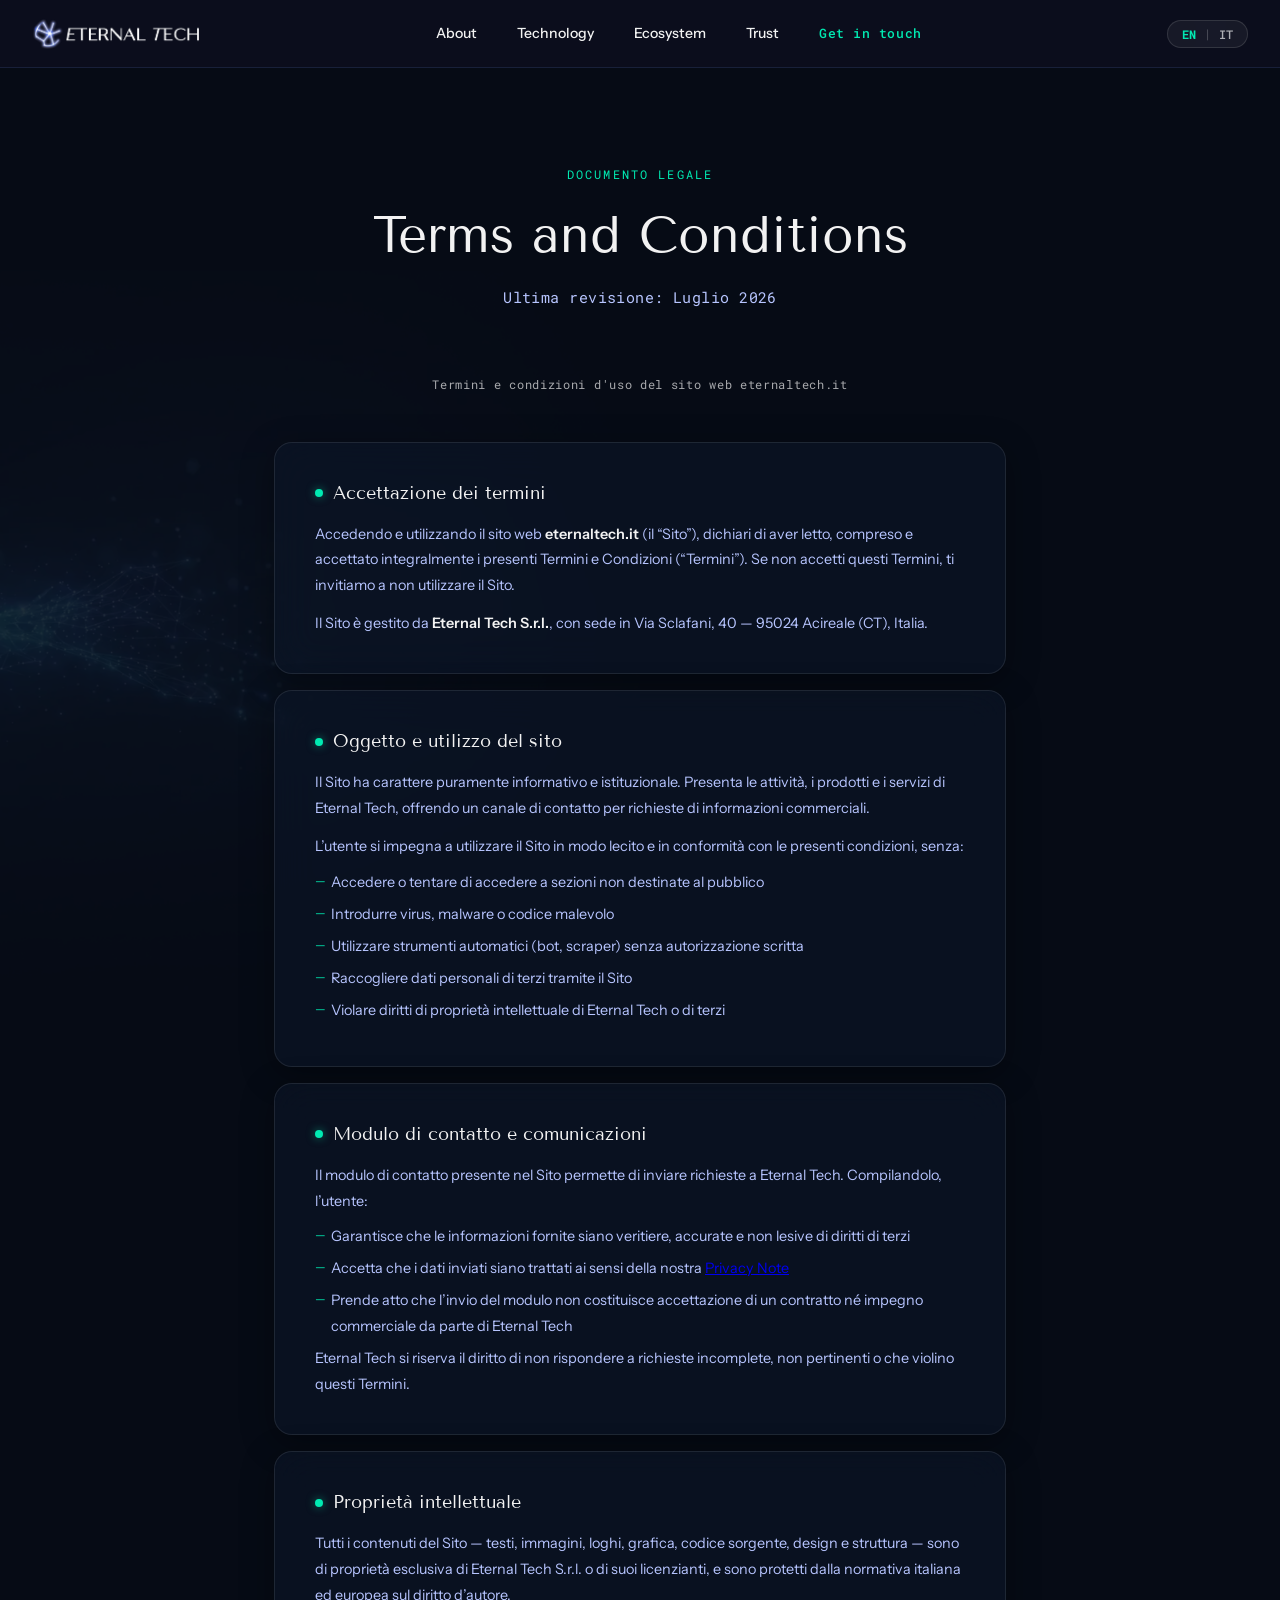
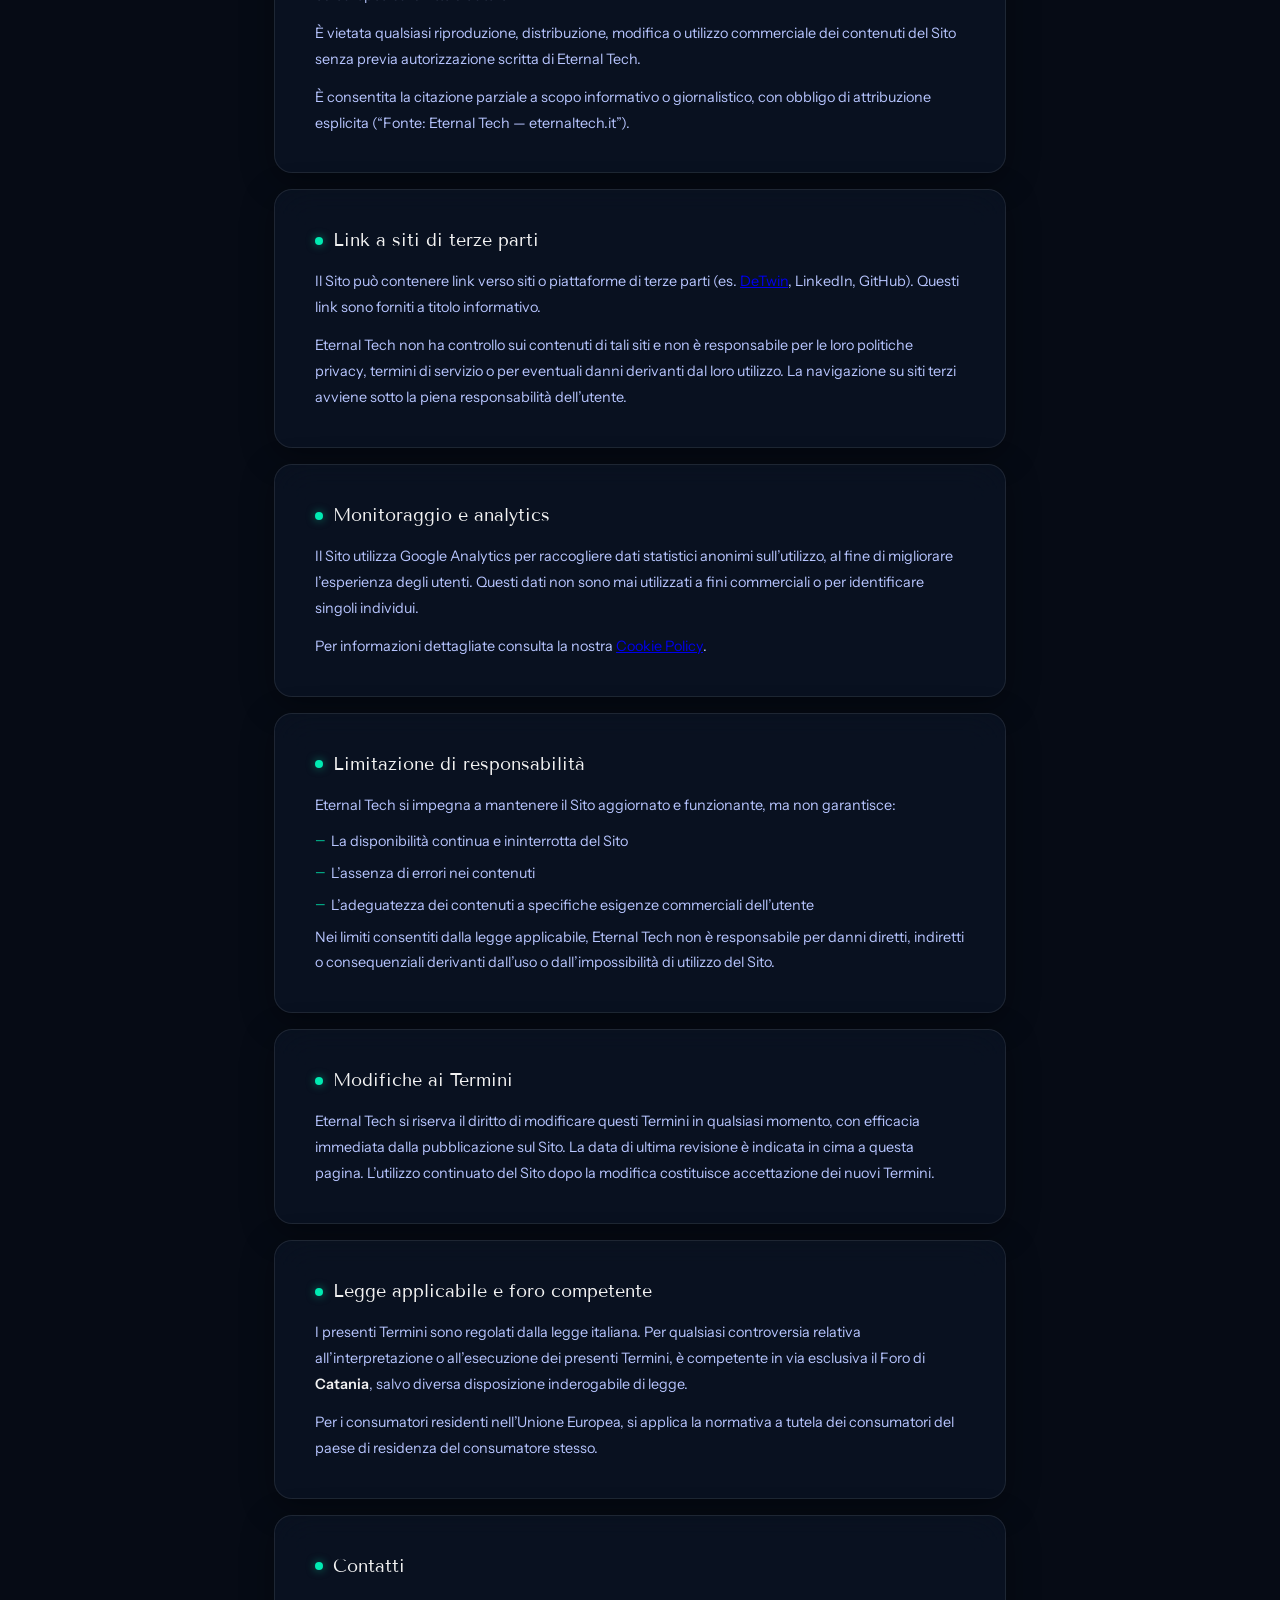
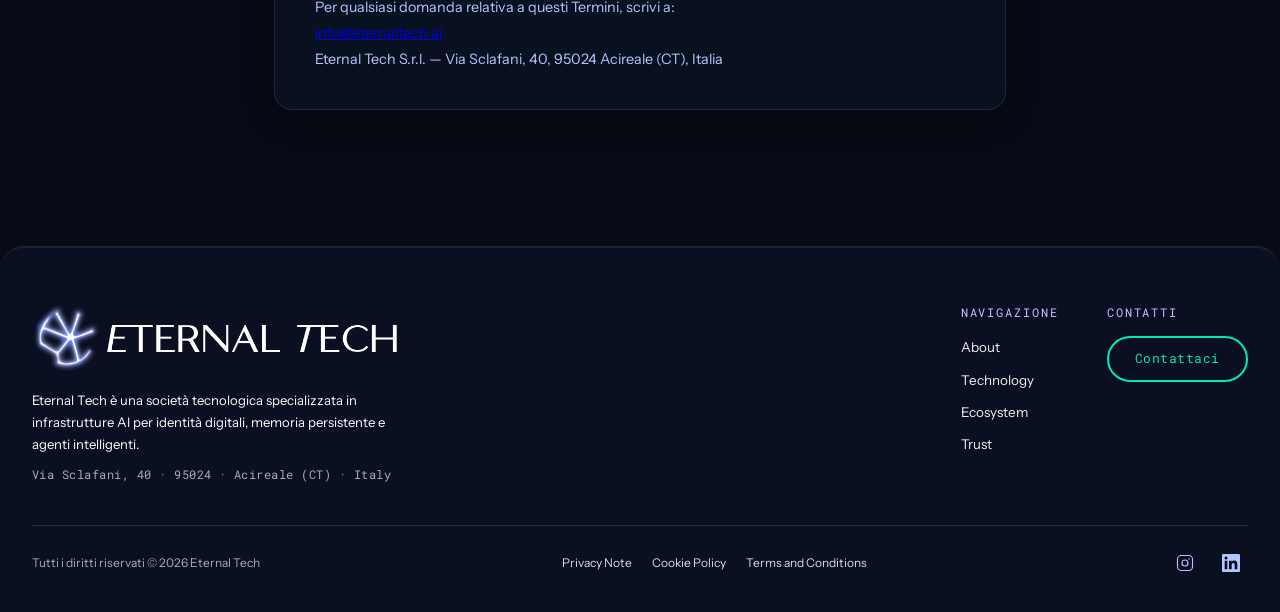
<file: terms.html>
<!DOCTYPE html>
<html lang="it">
<head>
  <meta charset="UTF-8">
  <link rel="dns-prefetch" href="https://www.googletagmanager.com">
  <!-- Google Analytics (GA4) -->
  <script>
    window.dataLayer = window.dataLayer || [];
    function gtag(){dataLayer.push(arguments);}
    gtag('js', new Date());
    var hasConsent = localStorage.getItem('et_cookie_consent') === 'accepted';
    gtag('consent', 'default', {
      'analytics_storage': hasConsent ? 'granted' : 'denied'
    });
    gtag('config', 'G-XXXXXXXXXX', { 'anonymize_ip': true });
  </script>
  <meta name="viewport" content="width=device-width, initial-scale=1.0">
  <title>Terms and Conditions — Eternal Tech</title>
  <meta name="description" content="Termini e condizioni d'uso del sito web di Eternal Tech.">
  <meta name="robots" content="index, follow">
  <link rel="canonical" href="https://eternaltech.it/terms.html">
  <link rel="preconnect" href="https://fonts.googleapis.com">
  <link rel="dns-prefetch" href="https://fonts.gstatic.com">
  <link rel="preconnect" href="https://fonts.gstatic.com" crossorigin>
  <link rel="stylesheet" href="https://fonts.googleapis.com/css2?family=Host+Grotesk:wght@400;500;600;700&family=Roboto+Mono:wght@400;500&family=Instrument+Sans:wght@400;500;600&family=Tenor+Sans&display=swap">
  <meta name="theme-color" content="#060B15">
  <link rel="icon" type="image/x-icon" href="assets/favicon.ico?v=6">
  <link rel="icon" type="image/png" sizes="32x32" href="assets/favicon-32x32.png?v=6">
  <link rel="icon" type="image/png" sizes="16x16" href="assets/favicon-16x16.png?v=6">
  <link rel="icon" type="image/svg+xml" href="assets/favicon.svg?v=6">
  <link rel="apple-touch-icon" sizes="180x180" href="assets/apple-touch-icon.png?v=6">
  <link rel="stylesheet" href="assets/css/style.css">
  <style>
    html { overflow-x: hidden; }
    body { background: #060B15; overflow-x: hidden; max-width:100%; }
    .legal-bg-wave { position:fixed; left:-10%; bottom:-10%; width:60%; height:80vh; object-fit:cover; z-index:0; pointer-events:none; opacity:0.15; mix-blend-mode:screen; transform:rotate(180deg); }
    .legal-hero { position:relative; z-index:1; text-align:center; padding:160px 20px 64px; }
    .legal-hero .section-badge { margin-bottom:20px; }
    .legal-hero h1 { font-family:var(--font-head); font-size:clamp(2rem,4.5vw,3.2rem); font-weight:700; color:var(--text-1); line-height:1.2; margin-bottom:20px; }
    .legal-hero p { font-size:0.92rem; color:var(--text-2); font-family:var(--font-mono); letter-spacing:0.03em; }
    .legal-body { position:relative; z-index:1; max-width:780px; margin:0 auto; padding:0 24px 120px; }
    .legal-card { background:rgba(13,22,40,0.60); backdrop-filter:blur(20px); -webkit-backdrop-filter:blur(20px); border:1px solid rgba(255,255,255,0.09); border-radius:18px; padding:36px 40px; margin-bottom:16px; box-shadow:0 8px 32px rgba(0,0,0,0.35); }
    .legal-card h2 { font-family:var(--font-head); font-size:1.1rem; font-weight:700; color:var(--text-1); margin-bottom:14px; display:flex; align-items:center; gap:10px; }
    .legal-card h2::before { content:''; display:inline-block; width:8px; height:8px; border-radius:50%; background:var(--teal); flex-shrink:0; box-shadow:0 0 8px rgba(1,234,178,0.5); }
    .legal-card p, .legal-card li { font-size:0.90rem; color:var(--text-2); line-height:1.8; }
    .legal-card p+p { margin-top:12px; }
    .legal-card ul { list-style:none; padding:0; margin-top:10px; }
    .legal-card ul li { padding-left:16px; position:relative; margin-bottom:6px; }
    .legal-card ul li::before { content:'—'; position:absolute; left:0; color:var(--teal); font-size:0.75rem; }
    .legal-card strong { color:var(--text-1); font-weight:600; }
    .legal-updated { text-align: center; font-family: var(--font-mono); font-size: 0.72rem; color: var(--text-3); margin-bottom: 48px; letter-spacing: 0.06em; }


    /* ── Overflow / scroll fix ── */
    html { overflow-x: hidden; }
    html, body { max-width: 100%; }
    .legal-bg-wave { max-width: 100vw; }

    /* Nessun elemento può sforare lateralmente */
    .legal-hero,
    .legal-body,
    .legal-card,
    .legal-card ul,
    .legal-card p { word-break: break-word; overflow-wrap: anywhere; }

    /* Tabella cookie: clip sicuro */
    .cookie-table-wrap {
      overflow-x: auto;
      overflow-y: visible;
      -webkit-overflow-scrolling: touch;
      max-width: 100%;
    }
    .cookie-table { min-width: 480px; table-layout: fixed; }
    .cookie-table th,
    .cookie-table td { word-break: normal; white-space: normal; }

    /* Link lunghi non sfondano */
    .legal-card a { word-break: break-all; }

    /* ── Responsive ── */
    @media (max-width: 960px) {
      .legal-hero { padding: 140px 24px 56px; }
      .legal-body  { padding: 0 20px 100px; }
      .legal-card  { padding: 30px 32px; }
    }

    @media (max-width: 768px) {
      .legal-hero { padding: 120px 20px 48px; }
      .legal-body  { padding: 0 16px 90px; }
      .legal-card  { padding: 26px 24px; border-radius: 14px; }
      .legal-bg-wave { width: 90%; opacity: 0.10; }
    }

    @media (max-width: 640px) {
      .footer-logo img { height: 36px !important; }
      .legal-hero  { padding: 110px 16px 40px; }
      .legal-hero h1 { font-size: clamp(1.7rem, 7vw, 2.4rem); }
      .legal-body  { padding: 0 12px 80px; }
      .legal-card  { padding: 22px 18px; border-radius: 12px; margin-bottom: 12px; }
      .legal-card h2 { font-size: 1rem; }
      .legal-card p, .legal-card li { font-size: 0.875rem; }
      .legal-updated { font-size: 0.68rem; margin-bottom: 32px; }
      /* Cookie table: scrollabile orizzontalmente */
      .cookie-table-wrap { overflow-x: auto; -webkit-overflow-scrolling: touch; margin: 12px -4px 0; padding-bottom: 4px; }
      .cookie-table { min-width: 480px; }
    }

    @media (max-width: 420px) {
      .legal-hero  { padding: 100px 12px 36px; }
      .legal-body  { padding: 0 8px 64px; }
      .legal-card  { padding: 18px 14px; }
      .legal-bg-wave { display: none; }
    }
  </style>
</head>
<body>
  <a class="skip-link" href="#main-content">Vai al contenuto principale</a>
  <img class="legal-bg-wave" src="assets/immagini/2.webp" alt="" aria-hidden="true" loading="lazy" decoding="async">

  <header class="navbar" id="navbar">
    <div class="nav-inner">
      <a href="index.html" class="nav-logo"><img src="assets/logo.webp" width="678" height="130" alt="Eternal Tech" decoding="async" style="height:32px;width:auto;display:block;"></a>
      <nav class="nav-links" id="nav-links" aria-label="Main Navigation">
        <a href="index.html#about" data-i18n="nav_about">About</a>
        <a href="index.html#technology" data-i18n="nav_technology">Technology</a>
        <a href="index.html#ecosystem" data-i18n="nav_ecosystem">Ecosystem</a>
        <a href="trust.html" data-i18n="nav_trust">Trust</a>
        <a href="#" class="nav-cta" data-open-contact data-i18n="nav_contact">Get in touch</a>
      </nav>
      
      <!-- Language Switcher EN | IT -->
      <div class="lang-switcher" aria-label="Language selection">
        <button class="lang-switcher-btn active" data-lang="en">EN</button>
        <span class="lang-divider">|</span>
        <button class="lang-switcher-btn" data-lang="it">IT</button>
      </div>

      <button class="nav-hamburger" id="hamburger" aria-label="Menu" aria-expanded="false">
        <span></span><span></span><span></span>
      </button>
    </div>
  </header>

  <main id="main-content">
    <div class="legal-hero reveal">
      <span class="section-badge">DOCUMENTO LEGALE</span>
      <h1>Terms and Conditions</h1>
      <p>Ultima revisione: Luglio 2026</p>
    </div>
    <div class="legal-body">
      <p class="legal-updated">Termini e condizioni d'uso del sito web eternaltech.it</p>

      <div class="legal-card reveal">
        <h2>Accettazione dei termini</h2>
        <p>Accedendo e utilizzando il sito web <strong>eternaltech.it</strong> (il &ldquo;Sito&rdquo;), dichiari di aver letto, compreso e accettato integralmente i presenti Termini e Condizioni (&ldquo;Termini&rdquo;). Se non accetti questi Termini, ti invitiamo a non utilizzare il Sito.</p>
        <p>Il Sito &egrave; gestito da <strong>Eternal Tech S.r.l.</strong>, con sede in Via Sclafani, 40 &mdash; 95024 Acireale (CT), Italia.</p>
      </div>

      <div class="legal-card reveal">
        <h2>Oggetto e utilizzo del sito</h2>
        <p>Il Sito ha carattere puramente informativo e istituzionale. Presenta le attivit&agrave;, i prodotti e i servizi di Eternal Tech, offrendo un canale di contatto per richieste di informazioni commerciali.</p>
        <p>L&rsquo;utente si impegna a utilizzare il Sito in modo lecito e in conformit&agrave; con le presenti condizioni, senza:</p>
        <ul>
          <li>Accedere o tentare di accedere a sezioni non destinate al pubblico</li>
          <li>Introdurre virus, malware o codice malevolo</li>
          <li>Utilizzare strumenti automatici (bot, scraper) senza autorizzazione scritta</li>
          <li>Raccogliere dati personali di terzi tramite il Sito</li>
          <li>Violare diritti di propriet&agrave; intellettuale di Eternal Tech o di terzi</li>
        </ul>
      </div>

      <div class="legal-card reveal">
        <h2>Modulo di contatto e comunicazioni</h2>
        <p>Il modulo di contatto presente nel Sito permette di inviare richieste a Eternal Tech. Compilandolo, l&rsquo;utente:</p>
        <ul>
          <li>Garantisce che le informazioni fornite siano veritiere, accurate e non lesive di diritti di terzi</li>
          <li>Accetta che i dati inviati siano trattati ai sensi della nostra <a href="privacy.html">Privacy Note</a></li>
          <li>Prende atto che l&rsquo;invio del modulo non costituisce accettazione di un contratto n&eacute; impegno commerciale da parte di Eternal Tech</li>
        </ul>
        <p>Eternal Tech si riserva il diritto di non rispondere a richieste incomplete, non pertinenti o che violino questi Termini.</p>
      </div>

      <div class="legal-card reveal">
        <h2>Propriet&agrave; intellettuale</h2>
        <p>Tutti i contenuti del Sito &mdash; testi, immagini, loghi, grafica, codice sorgente, design e struttura &mdash; sono di propriet&agrave; esclusiva di Eternal Tech S.r.l. o di suoi licenzianti, e sono protetti dalla normativa italiana ed europea sul diritto d&rsquo;autore.</p>
        <p>&Egrave; vietata qualsiasi riproduzione, distribuzione, modifica o utilizzo commerciale dei contenuti del Sito senza previa autorizzazione scritta di Eternal Tech.</p>
        <p>&Egrave; consentita la citazione parziale a scopo informativo o giornalistico, con obbligo di attribuzione esplicita (&ldquo;Fonte: Eternal Tech &mdash; eternaltech.it&rdquo;).</p>
      </div>

      <div class="legal-card reveal">
        <h2>Link a siti di terze parti</h2>
        <p>Il Sito pu&ograve; contenere link verso siti o piattaforme di terze parti (es. <a href="https://detwin.ai" target="_blank" rel="noopener noreferrer">DeTwin</a>, LinkedIn, GitHub). Questi link sono forniti a titolo informativo.</p>
        <p>Eternal Tech non ha controllo sui contenuti di tali siti e non &egrave; responsabile per le loro politiche privacy, termini di servizio o per eventuali danni derivanti dal loro utilizzo. La navigazione su siti terzi avviene sotto la piena responsabilit&agrave; dell&rsquo;utente.</p>
      </div>

      <div class="legal-card reveal">
        <h2>Monitoraggio e analytics</h2>
        <p>Il Sito utilizza Google Analytics per raccogliere dati statistici anonimi sull&rsquo;utilizzo, al fine di migliorare l&rsquo;esperienza degli utenti. Questi dati non sono mai utilizzati a fini commerciali o per identificare singoli individui.</p>
        <p>Per informazioni dettagliate consulta la nostra <a href="cookies.html">Cookie Policy</a>.</p>
      </div>

      <div class="legal-card reveal">
        <h2>Limitazione di responsabilit&agrave;</h2>
        <p>Eternal Tech si impegna a mantenere il Sito aggiornato e funzionante, ma non garantisce:</p>
        <ul>
          <li>La disponibilit&agrave; continua e ininterrotta del Sito</li>
          <li>L&rsquo;assenza di errori nei contenuti</li>
          <li>L&rsquo;adeguatezza dei contenuti a specifiche esigenze commerciali dell&rsquo;utente</li>
        </ul>
        <p>Nei limiti consentiti dalla legge applicabile, Eternal Tech non &egrave; responsabile per danni diretti, indiretti o consequenziali derivanti dall&rsquo;uso o dall&rsquo;impossibilit&agrave; di utilizzo del Sito.</p>
      </div>

      <div class="legal-card reveal">
        <h2>Modifiche ai Termini</h2>
        <p>Eternal Tech si riserva il diritto di modificare questi Termini in qualsiasi momento, con efficacia immediata dalla pubblicazione sul Sito. La data di ultima revisione &egrave; indicata in cima a questa pagina. L&rsquo;utilizzo continuato del Sito dopo la modifica costituisce accettazione dei nuovi Termini.</p>
      </div>

      <div class="legal-card reveal">
        <h2>Legge applicabile e foro competente</h2>
        <p>I presenti Termini sono regolati dalla legge italiana. Per qualsiasi controversia relativa all&rsquo;interpretazione o all&rsquo;esecuzione dei presenti Termini, &egrave; competente in via esclusiva il Foro di <strong>Catania</strong>, salvo diversa disposizione inderogabile di legge.</p>
        <p>Per i consumatori residenti nell&rsquo;Unione Europea, si applica la normativa a tutela dei consumatori del paese di residenza del consumatore stesso.</p>
      </div>

      <div class="legal-card reveal">
        <h2>Contatti</h2>
        <p>Per qualsiasi domanda relativa a questi Termini, scrivi a:<br>
        <a href="mailto:info@eternaltech.ai">info@eternaltech.ai</a><br>
        Eternal Tech S.r.l. &mdash; Via Sclafani, 40, 95024 Acireale (CT), Italia</p>
      </div>
    </div>
  </main>

  <footer class="footer" id="footer">
    <div class="container footer-inner">
      <div class="footer-top">
        <div class="footer-brand">
          <div class="nav-logo footer-logo"><img src="assets/logo.webp" width="678" height="130" alt="Eternal Tech" loading="lazy" decoding="async" style="height:70px;width:auto;display:block;max-width:none;"></div>
          <p class="footer-tagline">Eternal Tech &egrave; una societ&agrave; tecnologica specializzata in infrastrutture AI per identit&agrave; digitali, memoria persistente e agenti intelligenti.</p>
          <p class="footer-address">Via Sclafani, 40 &middot; 95024 &middot; Acireale (CT) &middot; Italy</p>
        </div>
        <div class="footer-links">
          <div class="footer-col">
            <p class="footer-col-title">Navigazione</p>
            <a href="index.html#about" data-i18n="nav_about">Chi siamo</a>
            <a href="index.html#technology" data-i18n="nav_technology">Tecnologia</a>
            <a href="index.html#ecosystem" data-i18n="nav_ecosystem">Ecosistema</a>
            <a href="trust.html">Trust</a>
          </div>
          <div class="footer-col">
            <p class="footer-col-title">Contatti</p>
            <a href="#" class="btn-primary btn-sm" data-open-contact>Contattaci</a>
          </div>
        </div>
      </div>
      <div class="footer-bottom">
        <p>Tutti i diritti riservati &copy; 2026 Eternal Tech</p>
        <div class="footer-legal">
          <a href="privacy.html">Privacy Note</a>
          <a href="cookies.html">Cookie Policy</a>
          <a href="terms.html">Terms and Conditions</a>
        </div>
        <div class="footer-social">
          <a href="#" aria-label="Instagram" rel="noopener noreferrer"><svg viewBox="0 0 24 24" fill="none" stroke="currentColor" stroke-width="1.5" aria-hidden="true"><rect x="2" y="2" width="20" height="20" rx="5"/><circle cx="12" cy="12" r="4"/><circle cx="17.5" cy="6.5" r="1" fill="currentColor" stroke="none"/></svg></a>
          <a href="#" aria-label="LinkedIn" rel="noopener noreferrer"><svg viewBox="0 0 24 24" fill="currentColor" aria-hidden="true"><path d="M20.447 20.452h-3.554v-5.569c0-1.328-.027-3.037-1.852-3.037-1.853 0-2.136 1.445-2.136 2.939v5.667H9.351V9h3.414v1.561h.046c.477-.9 1.637-1.85 3.37-1.85 3.601 0 4.267 2.37 4.267 5.455v6.286zM5.337 7.433a2.062 2.062 0 01-2.063-2.065 2.064 2.064 0 112.063 2.065zm1.782 13.019H3.555V9h3.564v11.452zM22.225 0H1.771C.792 0 0 .774 0 1.729v20.542C0 23.227.792 24 1.771 24h20.451C23.2 24 24 23.227 24 22.271V1.729C24 .774 23.2 0 22.222 0h.003z"/></svg></a>
        </div>
      </div>
    </div>
  </footer>

  <!-- MODALE CONTATTACI (POPUP) -->
  <div class="contact-modal-overlay" id="contactModal" aria-hidden="true" role="dialog" aria-modal="true" aria-labelledby="modalTitle">
    <div class="contact-modal-card">
      <button class="contact-modal-close" id="closeContactModal" aria-label="Close modal">&times;</button>
      <h2 class="contact-title" id="modalTitle" data-i18n="modal_title">Get in touch</h2>
      <form class="contact-form" id="modalContactForm" action="mailto:info@eternaltech.ai" method="post" enctype="text/plain" novalidate aria-live="polite">
        <div id="modalFormStatus" class="form-status-msg" aria-live="polite"></div>

        <div class="form-group">
          <label for="modalFullName" class="visually-hidden">Full Name</label>
          <input type="text" class="contact-input" id="modalFullName" name="fullName" placeholder="Full Name*" data-i18n-placeholder="modal_name_ph" required autocomplete="name">
          <span class="field-error-msg" id="modalFullNameError" aria-live="polite"></span>
        </div>
        
        <div class="form-group">
          <label for="modalEmail" class="visually-hidden">Email Address</label>
          <input type="email" class="contact-input" id="modalEmail" name="email" placeholder="Email*" data-i18n-placeholder="modal_email_ph" required autocomplete="email">
          <span class="field-error-msg" id="modalEmailError" aria-live="polite"></span>
        </div>
        
        <div class="form-group">
          <label for="modalMessage" class="visually-hidden">Your Message</label>
          <textarea class="contact-textarea" id="modalMessage" name="message" placeholder="Your Message*" data-i18n-placeholder="modal_msg_ph" required autocomplete="off"></textarea>
          <span class="field-error-msg" id="modalMessageError" aria-live="polite"></span>
        </div>
        
        <div class="form-group">
          <div class="contact-check-row">
            <input type="checkbox" id="modalPrivacy" name="privacy" required>
            <label for="modalPrivacy" data-i18n="modal_privacy_txt">
              I confirm that I have read, understood and agree to the
              <a href="privacy.html" target="_blank" rel="noopener">Privacy Policy</a>, and I am of legal age*
            </label>
          </div>
          <span class="field-error-msg" id="modalPrivacyError" aria-live="polite"></span>
        </div>

        <div class="contact-recaptcha-wrap">
          <div class="g-recaptcha" data-sitekey="6LeIxAcTAAAAAJcZVRqyHh71UMIEGNQ_MXjiZKhI" data-theme="dark"></div>
          <span class="field-error-msg" id="modalRecaptchaError" aria-live="polite"></span>
        </div>

        <button type="submit" class="contact-submit" id="modalSendBtn" data-i18n="modal_submit_btn">Send Message</button>
      </form>
    </div>
  </div>

  <!-- ══════════════ COOKIE & TERMS CONSENT BANNER ══════════════ -->
  <div class="cookie-banner" id="cookieBanner" aria-live="polite" role="dialog" aria-label="Cookie and Terms Consent">
    <div class="cookie-banner-inner">
      <div class="cookie-banner-badge">
        <span class="pulse-dot"></span>
        <span data-i18n="cookie_eyebrow">PRIVACY & COOKIE</span>
      </div>
      <div class="cookie-banner-body">
        <p data-i18n="cookie_text">
          Questo sito utilizza cookie ed infrastrutture analitiche per offrire la migliore esperienza. Proseguendo o cliccando "Accetta tutti", acconsenti all'uso dei cookie ed accetti i nostri <a href="terms.html" target="_blank" rel="noopener">Termini & Condizioni</a> e la <a href="privacy.html" target="_blank" rel="noopener">Privacy Policy</a>.
        </p>
      </div>
      <div class="cookie-banner-actions">
        <button class="btn-ghost-sm cookie-btn-decline" id="cookieDecline" data-i18n="cookie_btn_decline">Solo necessari</button>
        <button class="btn-primary cookie-btn-accept" id="cookieAccept" data-i18n="cookie_btn_accept">Accetta tutti</button>
      </div>
    </div>
  </div>

  <script src="assets/js/lang.js" defer></script>
  <script src="assets/js/menu.js" defer></script>
  <script src="assets/js/main.js" defer></script>
</body>
</html>
</file>
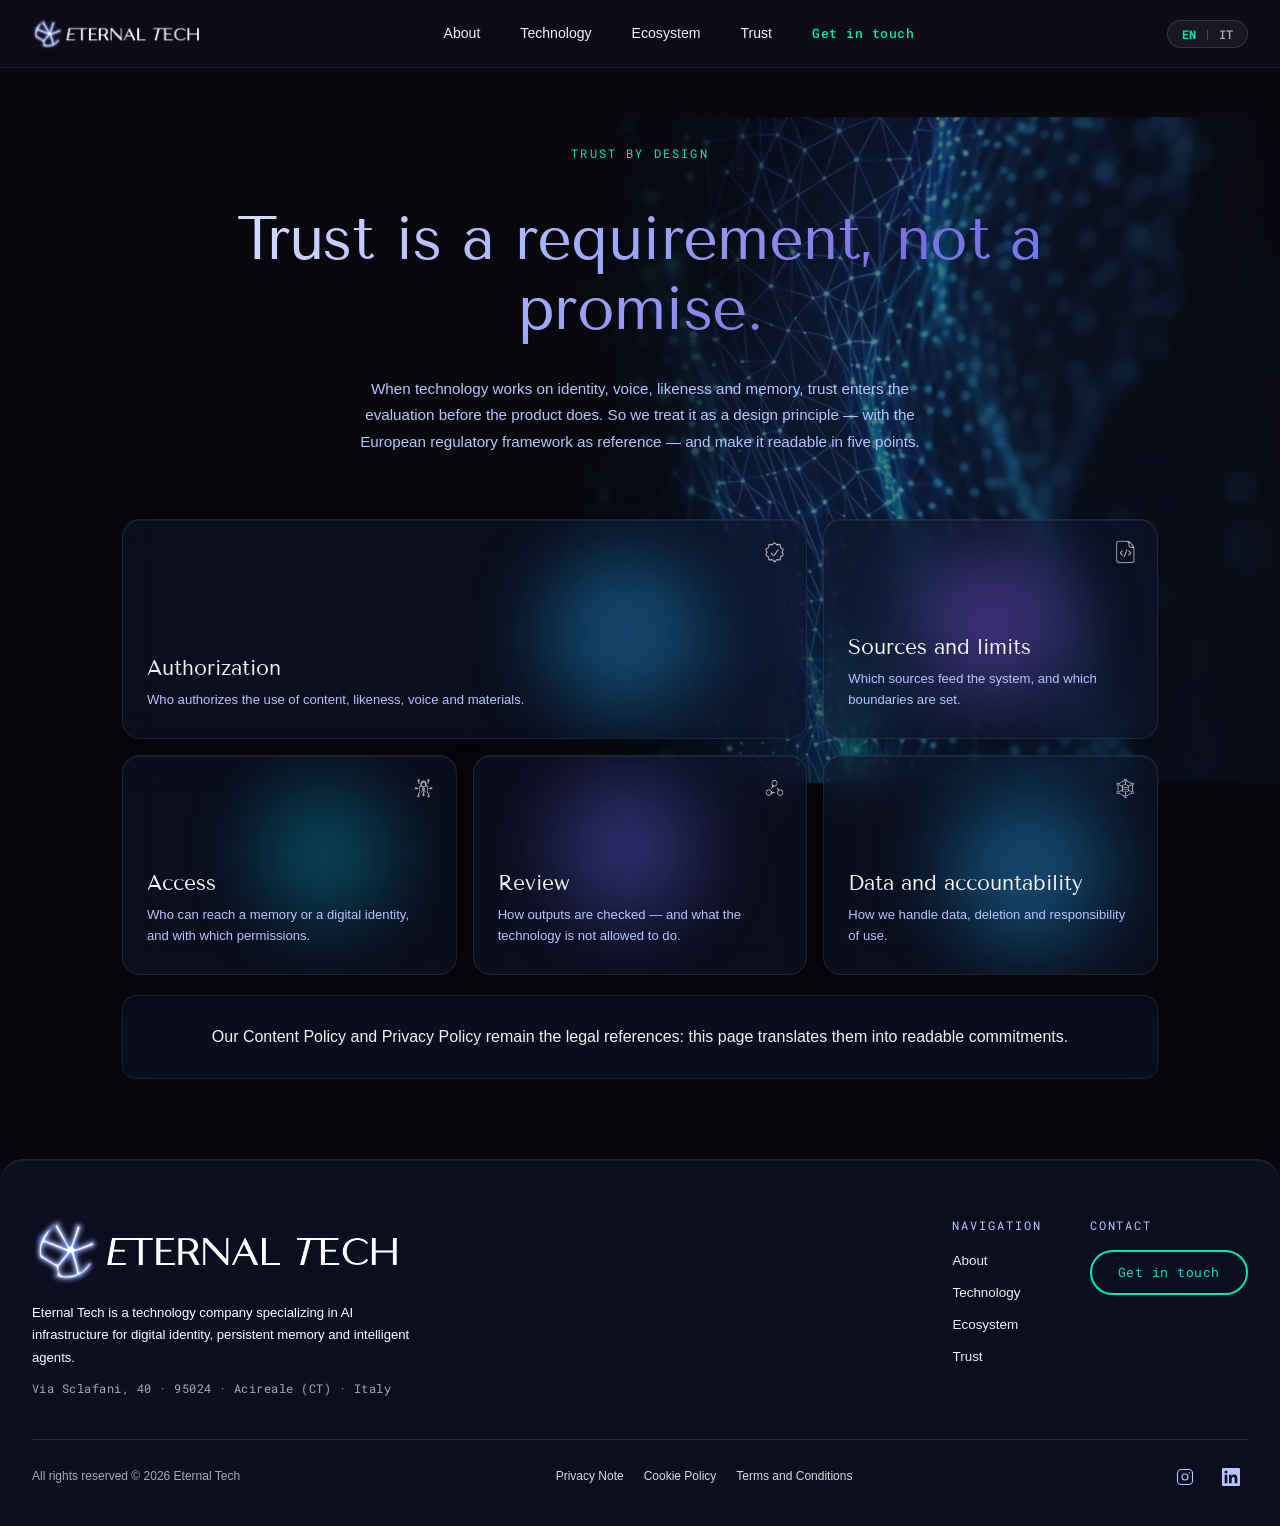
<file: trust.html>
<!DOCTYPE html>
<html lang="it">
<head>
  <meta charset="UTF-8">
  <link rel="dns-prefetch" href="https://www.googletagmanager.com">
  <link rel="dns-prefetch" href="https://www.google.com">
  <!-- Google Analytics (GA4) -->
  <script>
    window.dataLayer = window.dataLayer || [];
    function gtag(){dataLayer.push(arguments);}
    gtag('js', new Date());
    var hasConsent = localStorage.getItem('et_cookie_consent') === 'accepted';
    gtag('consent', 'default', {
      'analytics_storage': hasConsent ? 'granted' : 'denied'
    });
    gtag('config', 'G-XXXXXXXXXX', { 'anonymize_ip': true });
  </script>
  <meta name="viewport" content="width=device-width, initial-scale=1.0">
  <title>Trust — Eternal Tech</title>
  <meta name="description" content="La fiducia è un requisito, non una promessa. Eternal Tech tratta la fiducia come principio di progettazione, leggibile in cinque punti.">
  <meta name="robots" content="index, follow">
  <meta http-equiv="X-Content-Type-Options" content="nosniff">
  <link rel="canonical" href="https://eternaltech.it/trust.html">
  <meta property="og:type" content="website">
  <meta property="og:url" content="https://eternaltech.it/trust.html">
  <meta property="og:title" content="Trust — Eternal Tech">
  <meta property="og:description" content="La fiducia è un requisito, non una promessa. Eternal Tech tratta la fiducia come principio di progettazione, leggibile in cinque punti.">
  <meta property="og:image" content="https://eternaltech.it/immagini/1.webp">
  <meta name="twitter:card" content="summary_large_image">
  <meta name="twitter:title" content="Trust — Eternal Tech">
  <meta name="twitter:description" content="Fiducia by design: cinque principi di Eternal Tech per identità digitali sicure e controllabili.">
  <link rel="preload" as="image" href="assets/immagini/1.webp" fetchpriority="high">
  <script type="application/ld+json">
  {
    "@context": "https://schema.org",
    "@type": "WebPage",
    "name": "Trust — Eternal Tech",
    "url": "https://eternaltech.it/trust.html",
    "description": "La fiducia è un requisito, non una promessa. Eternal Tech tratta la fiducia come principio di progettazione, leggibile in cinque punti."
  }
  </script>
  <link rel="preconnect" href="https://fonts.googleapis.com">
  <link rel="dns-prefetch" href="https://fonts.gstatic.com">
  <link rel="preconnect" href="https://fonts.gstatic.com" crossorigin>
  <link rel="preload" as="style" href="https://fonts.googleapis.com/css2?family=Host+Grotesk:wght@400;500;600;700&family=Roboto+Mono:wght@400;500&family=Inter:wght@400;500;600&family=Tenor+Sans&display=swap">
  <link rel="stylesheet" href="https://fonts.googleapis.com/css2?family=Host+Grotesk:wght@400;500;600;700&family=Roboto+Mono:wght@400;500&family=Inter:wght@400;500;600&family=Tenor+Sans&display=swap" media="print" onload="this.media='all'">
  <noscript><link rel="stylesheet" href="https://fonts.googleapis.com/css2?family=Host+Grotesk:wght@400;500;600;700&family=Roboto+Mono:wght@400;500&family=Inter:wght@400;500;600&family=Tenor+Sans&display=swap"></noscript>
  <meta name="theme-color" content="#08080d">
  <link rel="icon" type="image/x-icon" href="assets/favicon.ico?v=6">
  <link rel="icon" type="image/png" sizes="32x32" href="assets/favicon-32x32.png?v=6">
  <link rel="icon" type="image/png" sizes="16x16" href="assets/favicon-16x16.png?v=6">
  <link rel="icon" type="image/svg+xml" href="assets/favicon.svg?v=6">
  <link rel="apple-touch-icon" sizes="180x180" href="assets/apple-touch-icon.png?v=6">
  <link rel="stylesheet" href="assets/css/style.css">
  <style>
    html, body { background: #08080d; overflow-x: hidden !important; max-width: 100%; width: 100%; position: relative; }

    /* Background wave pinned right */
    .trust-bg-wave {
      position: fixed;
      right: -5%;
      top: 0;
      height: 100vh;
      width: 52%;
      object-fit: cover;
      object-position: left center;
      z-index: 0;
      pointer-events: none;
      opacity: 0.50;
      mix-blend-mode: screen;
      transform: rotate(90deg);
      transform-origin: center center;
    }

    /* Header */
    .trust-header {
      text-align: center;
      padding: 140px 0 64px;
      position: relative;
      z-index: 1;
    }
    .trust-title {
      font-family: var(--font-head);
      font-size: clamp(2.4rem, 5vw, 3.8rem);
      font-weight: 600;
      line-height: 1.15;
      margin: 20px 0 32px;
      background: linear-gradient(135deg, #e8eaff 0%, #a8b4ff 40%, #7c6fe0 70%, #5b8fff 100%);
      -webkit-background-clip: text;
      -webkit-text-fill-color: transparent;
      background-clip: text;
    }
    .trust-intro {
      font-family: var(--font-body);
      font-size: 0.95rem;
      color: var(--text-2);
      line-height: 1.75;
      max-width: 560px;
      margin: 0 auto;
    }

    /* Grid */
    .trust-grid {
      display: grid;
      grid-template-columns: repeat(3, 1fr);
      gap: 16px;
      position: relative;
      z-index: 1;
      margin-bottom: 20px;
    }
    .trust-card--wide { grid-column: span 2; }

    /* Card base */
    .trust-card {
      position: relative;
      border-radius: 18px;
      background: rgba(13, 18, 40, 0.62);
      backdrop-filter: blur(20px);
      -webkit-backdrop-filter: blur(20px);
      border: 1px solid rgba(255,255,255,0.09);
      box-shadow: 0 8px 32px rgba(0,0,0,0.40), inset 0 1px 0 rgba(255,255,255,0.06);
      min-height: 220px;
      padding: 24px 24px 28px;
      display: flex;
      flex-direction: column;
      justify-content: flex-end;
      overflow: hidden;
      cursor: pointer;
      transition: border-color 0.25s ease, box-shadow 0.25s ease;
    }
    .trust-card:hover {
      border-color: rgba(120,130,255,0.25);
      box-shadow: 0 12px 48px rgba(0,0,0,0.55), 0 0 0 1px rgba(120,130,255,0.12);
    }

    /* + button */
    .trust-card-plus {
      position: absolute;
      top: 20px; right: 20px;
      width: 24px; height: 24px;
      border: none;
      background: transparent;
      display: flex;
      align-items: center;
      justify-content: center;
      cursor: pointer;
      padding: 0;
      transition: opacity 0.2s ease;
    }
    .trust-card-plus img {
      width: 100%;
      height: 100%;
      object-fit: contain;
      display: block;
      filter: brightness(0) invert(1);
      opacity: 0.75;
      transition: opacity 0.2s ease;
    }
    .trust-card:hover .trust-card-plus {
      background: transparent;
      border: none;
    }
    .trust-card:hover .trust-card-plus img { opacity: 1; }

    /* Glows */
    .trust-card-glow {
      position: absolute;
      border-radius: 50%;
      pointer-events: none;
      filter: blur(40px);
      opacity: 0.42;
    }
    .trust-card-glow--blue   { width: 160px; height: 160px; background: radial-gradient(circle, #3a7bd5, #00d2ff); top: 15%; right: 15%; }
    .trust-card-glow--purple { width: 140px; height: 140px; background: radial-gradient(circle, #7c3aed, #a78bfa); top: 15%; left: 30%; }
    .trust-card-glow--teal   { width: 130px; height: 130px; background: radial-gradient(circle, #0891b2, #06b6d4); top: 15%; right: 20%; }
    .trust-card-glow--indigo { width: 140px; height: 140px; background: radial-gradient(circle, #4f46e5, #818cf8); top: 10%; left: 25%; }

    .trust-card-body { position: relative; z-index: 1; }
    .trust-card-title {
      font-family: var(--font-head);
      font-size: 1.3rem;
      font-weight: 700;
      color: var(--text-1);
      margin: 0 0 8px;
      line-height: 1.2;
      padding-right: 44px;
    }
    .trust-card-desc {
      font-family: var(--font-body);
      font-size: 0.82rem;
      color: var(--text-2);
      line-height: 1.6;
      margin: 0;
    }

    /* Banner */
    .trust-banner {
      position: relative;
      z-index: 1;
      border-radius: 14px;
      background: rgba(13, 18, 40, 0.58);
      backdrop-filter: blur(16px);
      -webkit-backdrop-filter: blur(16px);
      border: 1px solid rgba(255,255,255,0.08);
      padding: 28px 40px;
      text-align: center;
      margin-bottom: 80px;
    }
    .trust-banner p {
      font-family: var(--font-body);
      font-size: 1rem;
      color: var(--text-1);
      line-height: 1.6;
      margin: 0;
    }

    /* ── MOBILE: 2 colonne uguali ── */
    @media (max-width: 640px) {
      .footer-logo img { height: 36px !important; }
      .trust-header { padding: 100px 12px 40px; }

      /* Immagine a schermo pieno, ruotata 90° */
      .trust-bg-wave {
        position: fixed;
        top: 50%;
        left: 50%;
        /* swap larghezza/altezza: dopo rotate(90deg) si invertono */
        width: 100vh;
        height: 100vw;
        transform: translate(-50%, -50%) rotate(90deg);
        transform-origin: center center;
        object-fit: cover;
        object-position: center;
        opacity: 0.45;
        right: auto;
      }

      .trust-grid {
        grid-template-columns: 1fr 1fr !important;
        gap: 10px !important;
      }
      /* Tutte le card: 1 colonna ciascuna, tranne l'ultima a larghezza piena */
      .trust-card--wide {
        grid-column: span 1 !important;
      }
      .trust-card:last-child {
        grid-column: span 2 !important;
      }
      .trust-card {
        min-height: 150px;
        padding: 16px 12px 18px !important;
        border-radius: 14px !important;
      }
      .trust-card-plus {
        width: 20px !important; height: 20px !important;
        top: 12px !important; right: 12px !important;
        padding: 0 !important;
        border: none !important;
        background: transparent !important;
      }
      .trust-card-title {
        font-size: 0.88rem !important;
        margin-bottom: 6px !important;
        line-height: 1.25 !important;
        word-break: break-word;
      }
      .trust-card-desc {
        font-size: 0.72rem !important;
        line-height: 1.5 !important;
        word-break: break-word;
      }
      .trust-banner { padding: 20px 16px; margin-bottom: 60px; }
      .trust-banner p { font-size: 0.88rem; }
    }

    @media (max-width: 420px) {
      .trust-card { min-height: 130px; }
      .trust-card-title { font-size: 0.82rem !important; }
      .trust-card-desc { font-size: 0.70rem !important; }
    }
    </style>
</head>
<body>
  <a class="skip-link" href="#main-content">Vai al contenuto principale</a>

  <!-- NAVBAR -->
  <header class="navbar" id="navbar">
    <div class="nav-inner">
      <a href="index.html" class="nav-logo"><img src="assets/logo.webp" width="678" height="130" alt="Eternal Tech" decoding="async" style="height:32px;width:auto;display:block;"></a>
      <nav class="nav-links" id="nav-links" aria-label="Main Navigation">
        <a href="index.html#about" data-i18n="nav_about">About</a>
        <a href="index.html#technology" data-i18n="nav_technology">Technology</a>
        <a href="index.html#ecosystem" data-i18n="nav_ecosystem">Ecosystem</a>
        <a href="trust.html" data-i18n="nav_trust">Trust</a>
        <a href="#" class="nav-cta" data-open-contact data-i18n="nav_contact">Get in touch</a>
      </nav>
      
      <!-- Language Switcher EN | IT -->
      <div class="lang-switcher" aria-label="Language selection">
        <button class="lang-switcher-btn active" data-lang="en">EN</button>
        <span class="lang-divider">|</span>
        <button class="lang-switcher-btn" data-lang="it">IT</button>
      </div>

      <button class="nav-hamburger" id="hamburger" aria-label="Menu" aria-expanded="false">
        <span></span><span></span><span></span>
      </button>
    </div>
  </header>

  <!-- BG WAVE -->
  <img class="trust-bg-wave" src="assets/immagini/1.webp" alt="" aria-hidden="true" loading="lazy" decoding="async">

  <main id="main-content">
    <div class="container" style="position:relative;z-index:1;">

      <!-- Header -->
      <div class="trust-header reveal">
        <span class="section-badge" data-i18n="trust_badge">TRUST BY DESIGN</span>
        <h1 class="trust-title" data-i18n="trust_title">Trust is a requirement,<br>not a promise.</h1>
        <p class="trust-intro" data-i18n="trust_intro">When technology works on identity, voice, likeness and memory, trust enters the evaluation before the product does. So we treat it as a design principle — with the European regulatory framework as reference — and make it readable in five points.</p>
      </div>

      <!-- Cards -->
      <div class="trust-grid">
        <article class="trust-card trust-card--wide reveal" style="--delay:0.08s" aria-label="Authorization">
          <div class="trust-card-glow trust-card-glow--blue"></div>
          <button class="trust-card-plus" aria-label="Authorization"><img src="assets/ICONE/accessibilità.webp" alt="Authorization" loading="lazy" decoding="async"></button>
          <div class="trust-card-body">
            <h2 class="trust-card-title" data-i18n="trust_p1_title">Authorization</h2>
            <p class="trust-card-desc" data-i18n="trust_p1_desc">Who authorizes the use of content, likeness, voice and materials.</p>
          </div>
        </article>

        <article class="trust-card reveal" style="--delay:0.14s" aria-label="Sources and limits">
          <div class="trust-card-glow trust-card-glow--purple"></div>
          <button class="trust-card-plus" aria-label="Sources and limits"><img src="assets/ICONE/fonti.webp" alt="Sources and limits" loading="lazy" decoding="async"></button>
          <div class="trust-card-body">
            <h2 class="trust-card-title" data-i18n="trust_p2_title">Sources and limits</h2>
            <p class="trust-card-desc" data-i18n="trust_p2_desc">Which sources feed the system, and which boundaries are set.</p>
          </div>
        </article>

        <article class="trust-card reveal" style="--delay:0.18s" aria-label="Access">
          <div class="trust-card-glow trust-card-glow--teal"></div>
          <button class="trust-card-plus" aria-label="Access"><img src="assets/ICONE/accesso.webp" alt="Access" loading="lazy" decoding="async"></button>
          <div class="trust-card-body">
            <h2 class="trust-card-title" data-i18n="trust_p3_title">Access</h2>
            <p class="trust-card-desc" data-i18n="trust_p3_desc">Who can reach a memory or a digital identity, and with which permissions.</p>
          </div>
        </article>

        <article class="trust-card reveal" style="--delay:0.22s" aria-label="Review">
          <div class="trust-card-glow trust-card-glow--indigo"></div>
          <button class="trust-card-plus" aria-label="Review"><img src="assets/ICONE/revisione.webp" alt="Review" loading="lazy" decoding="async"></button>
          <div class="trust-card-body">
            <h2 class="trust-card-title" data-i18n="trust_p4_title">Review</h2>
            <p class="trust-card-desc" data-i18n="trust_p4_desc">How outputs are checked — and what the technology is not allowed to do.</p>
          </div>
        </article>

        <article class="trust-card reveal" style="--delay:0.26s" aria-label="Data and accountability">
          <div class="trust-card-glow trust-card-glow--blue"></div>
          <button class="trust-card-plus" aria-label="Data and accountability"><img src="assets/ICONE/dati.webp" alt="Data and accountability" loading="lazy" decoding="async"></button>
          <div class="trust-card-body">
            <h2 class="trust-card-title" data-i18n="trust_p5_title">Data and accountability</h2>
            <p class="trust-card-desc" data-i18n="trust_p5_desc">How we handle data, deletion and responsibility of use.</p>
          </div>
        </article>
      </div>

      <!-- Banner -->
      <div class="trust-banner reveal" style="--delay:0.30s">
        <p data-i18n="trust_close">Our Content Policy and Privacy Policy remain the legal references: this page translates them into readable commitments.</p>
      </div>

    </div>
  </main>

  <!-- FOOTER -->
  <footer class="footer" id="footer">
    <div class="container footer-inner">

      <div class="footer-top">
        <div class="footer-brand">
          <div class="nav-logo footer-logo"><img src="assets/logo.webp" width="678" height="130" alt="Eternal Tech" loading="lazy" decoding="async" style="height:70px;width:auto;display:block;max-width:none;"></div>
          <p class="footer-tagline" data-i18n="footer_tagline">Eternal Tech is a technology company specializing in AI infrastructure for digital identity, persistent memory and intelligent agents.</p>
          <p class="footer-address" data-i18n="footer_address">Via Sclafani, 40 · 95024 · Acireale (CT) · Italy</p>
        </div>

        <div class="footer-links">
          <div class="footer-col">
            <p class="footer-col-title" data-i18n="footer_col_nav">Navigation</p>
            <a href="index.html#about" data-i18n="nav_about">About</a>
            <a href="index.html#technology" data-i18n="nav_technology">Technology</a>
            <a href="index.html#ecosystem" data-i18n="nav_ecosystem">Ecosystem</a>
            <a href="trust.html" data-i18n="nav_trust">Trust</a>
          </div>
          <div class="footer-col">
            <p class="footer-col-title" data-i18n="footer_col_contact">Contact</p>
            <a href="#" class="btn-primary btn-sm" data-open-contact data-i18n="nav_contact">Get in touch</a>
          </div>
        </div>
      </div>

      <div class="footer-bottom">
        <p data-i18n="footer_rights">All rights reserved © 2026 Eternal Tech</p>
        <div class="footer-legal">
          <a href="privacy.html" data-i18n="footer_privacy">Privacy Note</a>
          <a href="cookies.html" data-i18n="footer_cookies">Cookie Policy</a>
          <a href="terms.html" data-i18n="footer_terms">Terms and Conditions</a>
        </div>
        <div class="footer-social">
          <a href="#" aria-label="Instagram" rel="noopener noreferrer">
            <svg viewBox="0 0 24 24" fill="none" stroke="currentColor" stroke-width="1.5" aria-hidden="true"><rect x="2" y="2" width="20" height="20" rx="5"/><circle cx="12" cy="12" r="4"/><circle cx="17.5" cy="6.5" r="1" fill="currentColor" stroke="none"/></svg>
          </a>
          <a href="#" aria-label="LinkedIn" rel="noopener noreferrer">
            <svg viewBox="0 0 24 24" fill="currentColor" aria-hidden="true"><path d="M20.447 20.452h-3.554v-5.569c0-1.328-.027-3.037-1.852-3.037-1.853 0-2.136 1.445-2.136 2.939v5.667H9.351V9h3.414v1.561h.046c.477-.9 1.637-1.85 3.37-1.85 3.601 0 4.267 2.37 4.267 5.455v6.286zM5.337 7.433a2.062 2.062 0 01-2.063-2.065 2.064 2.064 0 112.063 2.065zm1.782 13.019H3.555V9h3.564v11.452zM22.225 0H1.771C.792 0 0 .774 0 1.729v20.542C0 23.227.792 24 1.771 24h20.451C23.2 24 24 23.227 24 22.271V1.729C24 .774 23.2 0 22.222 0h.003z"/></svg>
          </a>
        </div>
      </div>

    </div>
  </footer>

  <!-- MODALE CONTATTACI (POPUP) -->
  <div class="contact-modal-overlay" id="contactModal" aria-hidden="true" role="dialog" aria-modal="true" aria-labelledby="modalTitle">
    <div class="contact-modal-card">
      <button class="contact-modal-close" id="closeContactModal" aria-label="Close modal">&times;</button>
      <h2 class="contact-title" id="modalTitle" data-i18n="modal_title">Get in touch</h2>
      <form class="contact-form" id="modalContactForm" action="mailto:info@eternaltech.ai" method="post" enctype="text/plain" novalidate aria-live="polite">
        <div id="modalFormStatus" class="form-status-msg" aria-live="polite"></div>

        <div class="form-group">
          <label for="modalFullName" class="visually-hidden">Full Name</label>
          <input type="text" class="contact-input" id="modalFullName" name="fullName" placeholder="Full Name*" data-i18n-placeholder="modal_name_ph" required autocomplete="name">
          <span class="field-error-msg" id="modalFullNameError" aria-live="polite"></span>
        </div>
        
        <div class="form-group">
          <label for="modalEmail" class="visually-hidden">Email Address</label>
          <input type="email" class="contact-input" id="modalEmail" name="email" placeholder="Email*" data-i18n-placeholder="modal_email_ph" required autocomplete="email">
          <span class="field-error-msg" id="modalEmailError" aria-live="polite"></span>
        </div>
        
        <div class="form-group">
          <label for="modalMessage" class="visually-hidden">Your Message</label>
          <textarea class="contact-textarea" id="modalMessage" name="message" placeholder="Your Message*" data-i18n-placeholder="modal_msg_ph" required autocomplete="off"></textarea>
          <span class="field-error-msg" id="modalMessageError" aria-live="polite"></span>
        </div>
        
        <div class="form-group">
          <div class="contact-check-row">
            <input type="checkbox" id="modalPrivacy" name="privacy" required>
            <label for="modalPrivacy" data-i18n="modal_privacy_txt">
              I confirm that I have read, understood and agree to the
              <a href="privacy.html" target="_blank" rel="noopener">Privacy Policy</a>, and I am of legal age*
            </label>
          </div>
          <span class="field-error-msg" id="modalPrivacyError" aria-live="polite"></span>
        </div>

        <div class="contact-recaptcha-wrap">
          <div class="g-recaptcha" data-sitekey="6LeIxAcTAAAAAJcZVRqyHh71UMIEGNQ_MXjiZKhI" data-theme="dark"></div>
          <span class="field-error-msg" id="modalRecaptchaError" aria-live="polite"></span>
        </div>

        <button type="submit" class="contact-submit" id="modalSendBtn" data-i18n="modal_submit_btn">Send Message</button>
      </form>
    </div>
  </div>

  <!-- ══════════════ COOKIE & TERMS CONSENT BANNER ══════════════ -->
  <div class="cookie-banner" id="cookieBanner" aria-live="polite" role="dialog" aria-label="Cookie and Terms Consent">
    <div class="cookie-banner-inner">
      <div class="cookie-banner-badge">
        <span class="pulse-dot"></span>
        <span data-i18n="cookie_eyebrow">PRIVACY & COOKIE</span>
      </div>
      <div class="cookie-banner-body">
        <p data-i18n="cookie_text">
          Questo sito utilizza cookie ed infrastrutture analitiche per offrire la migliore esperienza. Proseguendo o cliccando "Accetta tutti", acconsenti all'uso dei cookie ed accetti i nostri <a href="terms.html" target="_blank" rel="noopener">Termini & Condizioni</a> e la <a href="privacy.html" target="_blank" rel="noopener">Privacy Policy</a>.
        </p>
      </div>
      <div class="cookie-banner-actions">
        <button class="btn-ghost-sm cookie-btn-decline" id="cookieDecline" data-i18n="cookie_btn_decline">Solo necessari</button>
        <button class="btn-primary cookie-btn-accept" id="cookieAccept" data-i18n="cookie_btn_accept">Accetta tutti</button>
      </div>
    </div>
  </div>

  <script src="assets/js/lang.js" defer></script>
  <script src="assets/js/menu.js" defer></script>
  <script src="assets/js/main.js" defer></script>
</body>
</html>
</file>
<file: assets/css/style.css>
*, *::before, *::after { box-sizing: border-box; margin: 0; padding: 0; }

:root {
 
 --bg-body: linear-gradient(180deg, #111124 0%, #43438a 100%);
 --bg-section: radial-gradient(50% 50% at 50% 50%, #3b3b67, #08080d);
 --bg-alt: #0d0d1a;
 --bg-card: rgba(113, 124, 165, 0.14);
 --bg-card-2: rgba(113, 124, 165, 0.20);
 --bg-team: rgba(13, 13, 26, 0.77);

 --teal: #01eab2;
 --teal-dim: rgba(1, 234, 178, 0.20);
 --teal-border:rgba(1, 234, 178, 0.35);

 --purple-lt: #bc9be8;
 --purple-mid: #8080ca;
 --purple-glow:#486efe;
 --purple-pale:#e6ccf0;

 --border-nav: #2f3c68;
 --border-card:rgba(255,255,255,0.12);

 --text-1: #f2f2f2;
 --text-2: #b7c5ff;
 --text-3: rgba(255,255,255,0.65);

 --grad-hero-accent: linear-gradient(90deg, #01eab2 27.4%, #e6ccf0 48.56%, #486efe 85.1%);
 --grad-title: linear-gradient(180deg, #d9d9d9, #8080ca 53.85%, #e6ccf0);
 --grad-detwin: linear-gradient(130deg, #f2f2f2 30%, #e6ccf0 70%, #bc9be8 100%);

 --font-logo: 'Tenor Sans', serif;
 --font-head: 'Tenor Sans', serif;
 --font-body: 'Instrument Sans', sans-serif;
 --font-mono: 'Roboto Mono', monospace;

 --r-sm: 8px;
 --r-md: 14px;
 --r-lg: 28px;
 --r-xl: 18px;
 --ease: cubic-bezier(0.4, 0, 0.2, 1);
 --t: 0.3s var(--ease);
}

h1, h2, h3, h4, h5, h6 {
  font-family: var(--font-head);
}

html { scroll-behavior: smooth; overflow-x: hidden !important; max-width: 100%; width: 100%; }
body { overflow-x: hidden !important; max-width: 100%; width: 100%; position: relative; }

body {
 font-family: var(--font-body);
 background: #09091a;
 color: var(--text-1);
 line-height: 1.65;
 overflow-x: hidden;
 font-size: 16px;
}

.container {
  max-width: 1100px;
  width: 100%;
  margin: 0 auto;
  padding: 0 32px;
  box-sizing: border-box;
}

.section-badge {
 display: inline-block;
 font-family: var(--font-mono);
 font-size: 0.75rem;
 font-weight: 400;
 letter-spacing: 0.18em;
 color: var(--teal);
 text-transform: uppercase;
 margin-bottom: 20px;
}

.section-title,
.societa-headline,
.eco-title,
.team-title,
.trust-title {
 font-family: var(--font-head);
 font-size: clamp(2.4rem, 5.5vw, 3.8rem);
 font-weight: 600;
 line-height: 1.15;
 color: var(--text-1);
 margin-bottom: 24px;
 letter-spacing: -0.01em;
}

.reveal {
 opacity: 0;
 transform: translateY(20px);
 transition: opacity 0.65s var(--ease), transform 0.65s var(--ease);
 transition-delay: var(--delay, 0s);
}
.reveal.in-view { opacity: 1; transform: translateY(0); }

.glass-card {
 background: rgba(13, 18, 40, 0.62);
 backdrop-filter: blur(20px);
 -webkit-backdrop-filter: blur(20px);
 border: 1px solid rgba(255,255,255,0.09);
 box-shadow: 0 8px 32px rgba(0,0,0,0.40), inset 0 1px 0 rgba(255,255,255,0.06);
 border-radius: var(--r-xl);
 position: relative;
 overflow: hidden;
 transition: border-color var(--t), background var(--t), transform var(--t), box-shadow var(--t);
 /* Fix Safari: backdrop-filter ignora border-radius senza questa riga */
 -webkit-mask-image: -webkit-radial-gradient(white, black);
 mask-image: radial-gradient(white, black);
}

.glass-card::before {
 content: '';
 position: absolute;
 top: -80px; right: -80px;
 width: 200px; height: 200px;
 border-radius: 50%;
 background: var(--purple-glow);
 filter: blur(120px);
 opacity: 0.35;
 pointer-events: none;
}

.glass-card::after {
 content: '';
 position: absolute;
 top: 0; left: 0; right: 0;
 height: 1px;
 background: linear-gradient(90deg, transparent, rgba(1,234,178,0.45), transparent);
 opacity: 0;
 transition: opacity var(--t);
}

.glass-card:hover {
 border-color: rgba(1,234,178,0.25);
 background: var(--bg-card-2);
 transform: translateY(-3px);
 box-shadow: 0 16px 48px rgba(0,0,0,0.5), 0 0 60px rgba(72,110,254,0.08) inset;
}
.glass-card:hover::after { opacity: 1; }

.btn-primary {
 display: inline-flex;
 align-items: center;
 gap: 8px;
 padding: 10px 26px;
 border-radius: 53px;
 border: 2px solid var(--teal);
 font-family: var(--font-mono);
 font-size: 0.82rem;
 font-weight: 400;
 color: var(--teal);
 text-decoration: none;
 background: transparent;
 transition: background var(--t), box-shadow var(--t), transform var(--t);
 white-space: nowrap;
 letter-spacing: 0.04em;
}
.btn-primary:hover {
 background: rgba(1,234,178,0.08);
 box-shadow: 0 0 24px rgba(1,234,178,0.22);
 transform: translateY(-1px);
}

.btn-cta {
 padding: 13px 40px;
 font-size: 0.88rem;
 margin-bottom: 0;
 display: inline-block;
}

.btn-outline {
 display: inline-flex;
 align-items: center;
 gap: 8px;
 padding: 10px 28px;
 border-radius: 53px;
 border: 2px solid var(--border-nav);
 font-family: var(--font-body);
 font-size: 0.84rem;
 font-weight: 500;
 color: var(--text-1);
 text-decoration: none;
 background: transparent;
 transition: border-color var(--t), background var(--t), transform var(--t);
}
.btn-outline:hover {
 border-color: rgba(1,234,178,0.4);
 background: rgba(1,234,178,0.04);
 transform: translateY(-1px);
}

.btn-ghost-sm {
 display: inline-flex;
 align-items: center;
 gap: 6px;
 padding: 8px 18px;
 border-radius: 53px;
 font-family: var(--font-body);
 font-size: 0.78rem;
 color: var(--text-1);
 text-decoration: none;
 border: 1.5px solid var(--border-nav);
 background: transparent;
 transition: border-color var(--t), background var(--t);
 white-space: nowrap !important;
}
.btn-ghost-sm:hover {
 border-color: var(--teal-border);
 background: var(--teal-dim);
}

.btn-arrow {
  width: 14px;
  height: 14px;
  flex-shrink: 0;
  display: inline-block;
  vertical-align: middle;
  transition: transform 0.2s ease;
}
.btn-ghost-sm:hover .btn-arrow {
  transform: translate(2px, -2px);
}

.btn-outline-inline {
 display: inline-flex;
 align-items: center;
 gap: 10px;
 font-family: var(--font-mono);
 font-size: 0.78rem;
 color: var(--text-2);
 text-decoration: none;
 border-bottom: 1px solid var(--border-nav);
 padding-bottom: 4px;
 transition: color var(--t), border-color var(--t);
}
.btn-outline-inline svg { width: 16px; height: 16px; transition: transform var(--t); }
.btn-outline-inline:hover { color: var(--teal); border-color: var(--teal-border); }
.btn-outline-inline:hover svg { transform: translateX(4px); }

.btn-plus {
 display: flex;
 align-items: center;
 justify-content: center;
 width: 42px;
 height: 42px;
 border-radius: 50%;
 border: 2px solid var(--purple-lt);
 background: none;
 color: var(--text-1);
 font-size: 1.2rem;
 font-weight: 300;
 cursor: pointer;
 box-shadow: 0 0 14px rgba(67,67,138,0.6);
 transition: border-color var(--t), background var(--t), box-shadow var(--t);
 flex-shrink: 0;
}
.btn-plus:hover {
 border-color: var(--purple-pale);
 background: rgba(188,155,232,0.1);
 box-shadow: 0 0 20px rgba(188,155,232,0.3);
}

.navbar {
  position: fixed;
  top: 0; left: 0; right: 0;
  z-index: 1000;
  height: 68px;
  display: flex;
  align-items: center;
  padding: 0 32px;
  background: rgba(17,17,36,0.55);
  backdrop-filter: blur(110px);
  -webkit-backdrop-filter: blur(110px);
  border-bottom: 1px solid rgba(47,60,104,0.4);
  transition: background var(--t);
}
.navbar.scrolled {
  background: rgba(13,13,26,0.90);
}

.nav-inner {
  width: 100%;
  max-width: 100%;
  margin: 0 auto;
  display: flex;
  align-items: center;
  justify-content: space-between;
}

.nav-logo {
 text-decoration: none;
 display: flex;
 align-items: center;
}

.nav-logo img {
 height: 35px;
 width: auto;
 display: block;
}

.footer-logo img {
 height: 70px;
 width: auto;
 display: block;
}

.nav-links {
 display: flex;
 align-items: center;
 gap: 16px;
}

.nav-links a {
  font-family: var(--font-body);
  font-size: 0.88rem;
  font-weight: 500;
  color: var(--text-1);
  text-decoration: none;
  border: none !important;
  outline: none !important;
  border-radius: 0 !important;
  padding: 6px 12px;
  transition: color var(--t);
}
.nav-links a:hover {
  border: none !important;
  background: transparent !important;
  color: var(--teal);
}

.nav-cta {
  border: none !important;
  outline: none !important;
  color: var(--teal) !important;
  font-family: var(--font-mono) !important;
  font-size: 0.82rem !important;
  letter-spacing: 0.04em;
  white-space: nowrap !important;
  flex-shrink: 0;
  padding: 6px 12px !important;
}
.nav-cta:hover {
  background: transparent !important;
  color: #ffffff !important;
  box-shadow: none !important;
}

.nav-hamburger {
 display: none;
 flex-direction: column;
 gap: 5px;
 background: none;
 border: none;
 cursor: pointer;
 padding: 4px;
}
.nav-hamburger span {
 width: 22px; height: 2px;
 background: var(--text-3);
 border-radius: 2px;
 display: block;
 transition: var(--t);
}

/* ──────────────────────────────────────
   MOBILE MENU — white glassmorphism dropdown
────────────────────────────────────── */


/* ─── Blur del contenuto sotto il menu mobile ─── */
/* Overlay trasparente per click-to-close */
.nav-backdrop {
 position: fixed;
 inset: 0;
 z-index: 500;
 background: transparent;
 opacity: 0;
 pointer-events: none;
 transition: opacity 0.25s ease;
}
.nav-backdrop.open {
 opacity: 1;
 pointer-events: auto;
}

/* Quando il menu è aperto: borra sezioni e footer */
@media (max-width: 960px) {
  body.menu-open > section,
  body.menu-open > footer,
  body.menu-open > main {
    filter: blur(5px);
    transition: filter 0.25s ease;
  }
}

@media (max-width: 960px) {
  /* Rimuovi will-change da navbar su mobile: evita che crei
     uno stacking context che intrappola position:fixed */
  .navbar { will-change: auto; }
}

@media (max-width: 960px) {
 .nav-links {
  /* sempre nel DOM, nascosto di default */
  display: flex !important;
  flex-direction: column;
  align-items: stretch;
  gap: 0;

  /* piccolo dropdown sotto l'hamburger (top-right) */
  position: fixed;
  top: 62px;
  right: 12px;
  left: auto;
  width: 210px;
  z-index: 999;

  /* glassmorphism blu scuro */
  background: rgba(13, 18, 40, 0.82);
  backdrop-filter: blur(28px);
  -webkit-backdrop-filter: blur(28px);
  border: 1px solid #b0bdf5;
  border-radius: 18px;
  box-shadow: 0 8px 32px rgba(0,0,0,0.45),
              inset 0 1px 0 rgba(176,189,245,0.12);
  padding: 8px 0 12px;

  /* stato chiuso */
  opacity: 0;
  transform: translateY(-10px) scale(0.96);
  pointer-events: none;
  transition: opacity 0.22s ease, transform 0.22s ease;
 }

 .nav-links.open {
  opacity: 1;
  transform: translateY(0) scale(1);
  pointer-events: auto;
 }

 /* link nel dropdown — nessun bordo intorno */
 .nav-links a {
  font-family: var(--font-head);
  font-size: 1rem;
  font-weight: 500;
  color: rgba(255, 255, 255, 0.90);
  text-decoration: none;
  padding: 11px 22px;
  width: 100%;
  text-align: right;
  border: none !important;
  outline: none;
  box-shadow: none;
  transition: color 0.15s, background 0.15s;
 }
 .nav-links a:hover {
  color: var(--teal);
  background: rgba(255,255,255,0.05);
  border-radius: 8px;
 }

 /* Contattaci in fondo */
 .nav-links .nav-cta {
  color: var(--teal) !important;
  font-weight: 600;
  border: none !important;
  background: none;
 }
 .nav-links .nav-cta::after { content: ' ↗'; }

 /* Pulsante X (iniettato via JS) */
 .nav-close-btn {
  position: absolute;
  top: 8px;
  right: 10px;
  width: 26px; height: 26px;
  border: none;
  background: rgba(255,255,255,0.12);
  border-radius: 50%;
  cursor: pointer;
  display: flex;
  align-items: center;
  justify-content: center;
  color: rgba(255,255,255,0.80);
  font-size: 14px;
  line-height: 1;
  transition: background 0.2s;
 }
 .nav-close-btn:hover { background: rgba(255,255,255,0.22); }

 /* hamburger → X */
 .nav-hamburger.open span:nth-child(1) {
  transform: translateY(7px) rotate(45deg);
 }
 .nav-hamburger.open span:nth-child(2) {
  opacity: 0; transform: scaleX(0);
 }
 .nav-hamburger.open span:nth-child(3) {
  transform: translateY(-7px) rotate(-45deg);
 }
}

.hero {
  position: relative;
  min-height: 100vh;
  min-height: 100dvh;
  display: flex;
  align-items: center;
  justify-content: center;
  overflow: hidden;
  background: radial-gradient(60% 60% at 55% 35%, #1a1a4a, #08080d);
  padding-top: 68px;
  box-sizing: border-box;
}

#hero-canvas {
  position: absolute;
  inset: 0;
  width: 100%; height: 100%;
  z-index: 1;
}

.hero-bg-img {
  position: absolute;
  top: 22%;
  bottom: 0;
  left: 0;
  width: 100%;
  height: 78%;
  object-fit: cover;
  object-position: center top;
  z-index: 0;
  opacity: 1.0;
  pointer-events: none;
  
  -webkit-mask-image: linear-gradient(to bottom, transparent 0%, black 15%, black 75%, transparent 100%);
  mask-image: linear-gradient(to bottom, transparent 0%, black 15%, black 75%, transparent 100%);
}


.hero-overlay {
  position: absolute;
  inset: 0;
  background: linear-gradient(
    to bottom,
    transparent 0%,
    transparent 55%,
    rgba(9, 9, 26, 0.6) 82%,
    #09091a 98%,
    #09091a 100%
  );
  z-index: 2;
  pointer-events: none;
}

.hero-content {
  position: relative;
  z-index: 3;
  width: 100%;
  max-width: 1100px; 
  padding: 40px 32px;
  margin: 0 auto;
  text-align: center;
  display: flex;
  flex-direction: column;
  align-items: center;
  transform: translateY(-100px);
}

.hero-title {
  max-width: 900px;
  margin-left: auto;
  margin-right: auto;
  text-align: center;
  font-family: var(--font-head);
  font-size: clamp(1.7rem, 3.2vw, 2.6rem);
  font-weight: 600;
  line-height: 1.05;
  color: var(--text-1);
  margin-bottom: 28px;
}

.hero-title .grad {
  background: var(--grad-hero-accent);
  -webkit-background-clip: text;
  -webkit-text-fill-color: transparent;
  background-clip: text;
}

.hero-body {
  font-family: var(--font-body);
  font-size: 1rem;
  font-weight: 500;
  color: #ffffff;
  line-height: 1.75;
  max-width: 620px;
  margin-left: auto;
  margin-right: auto;
  margin-bottom: 36px;
  text-align: center;
}
.hero-body strong { color: var(--text-1); }

.hero-scroll {
  display: inline-flex;
  align-items: center;
  gap: 10px;
  font-family: var(--font-mono);
  font-size: 0.78rem;
  color: var(--teal);
  text-decoration: none;
  letter-spacing: 0.04em;
  transition: color var(--t);
  will-change: transform;
  animation: heroScrollFloat 3.2s ease-in-out infinite;
}
.hero-scroll svg {
  width: 14px;
  height: 14px;
}
.hero-scroll:hover { color: var(--teal); }

@keyframes heroScrollFloat {
  0%, 100% { transform: translateY(0); }
  50% { transform: translateY(6px); }
}

.societa {
 background: transparent;
 padding: 120px 0;
 position: relative; 
 overflow: hidden;
}

.section-wave {
 position: absolute;
 pointer-events: none;
 user-select: none;
 mix-blend-mode: screen;
 z-index: 0;
}

.diagonal-wave-wrap {
  width: 100%;
  height: 700px;
  position: relative;
  z-index: 0;
  pointer-events: none;
  overflow: visible;
  margin-top: -430px;
  margin-bottom: -370px;
}

.diagonal-wave-img {
  display: block;
  width: 1000px;
  max-width: 90vw;
  height: auto;
  position: absolute;
  right: -5%;
  top: 50%;
  transform: translateY(-50%) rotate(50deg);
  transform-origin: center center;
  opacity: 0.85;
  -webkit-mask-image: radial-gradient(ellipse at 50% 50%, rgba(0,0,0,1) 20%, rgba(0,0,0,0.7) 45%, transparent 72%);
  mask-image: radial-gradient(ellipse at 50% 50%, rgba(0,0,0,1) 20%, rgba(0,0,0,0.7) 45%, transparent 72%);
}

.tech-wave {
 right: -6%;
 top: 50%;
 transform: translateY(-50%);
 width: 58%;
 opacity: 0.30;
}

.cta-wave {
 right: -5%;
 top: 50%;
 transform: translateY(-50%);
 width: 65%;
 opacity: 0.32;
}

.societa .container {
 display: flex;
 flex-direction: column;
 align-items: center;
 text-align: center;
 gap: 80px;
 max-width: 860px;
}

.societa-quote {
 display: flex;
 flex-direction: column;
 align-items: center;
 text-align: center;
 max-width: 700px;
}

.quote-circle {
  display: none !important;
}

.societa-quote blockquote {
 font-family: var(--font-body);
 font-style: italic;
 color: var(--text-1);
 line-height: 1.6;
 margin-bottom: 14px;
}

.quote-primary {
  font-size: clamp(1.08rem, 2.0vw, 1.20rem);
  font-weight: 500;
  display: inline;
  color: #ffffff;
}

.quote-secondary {
  font-size: clamp(0.95rem, 1.6vw, 1.05rem);
  font-weight: 400;
  color: #ffffff;
  display: inline;
}

.societa-quote cite {
 font-family: var(--font-body);
 font-size: 0.82rem;
 font-weight: 500;
 color: var(--text-2);
 font-style: normal;
 text-transform: capitalize;
}

.societa-body {
 display: flex;
 flex-direction: column;
 align-items: center;
 text-align: center;
}

.societa-desc {
  font-family: var(--font-body);
  line-height: 1.75;
}

.societa-desc-lead {
  font-size: clamp(1.02rem, 2.2vw, 1.15rem);
  font-weight: 500;
  color: #ffffff;
  line-height: 1.68;
  max-width: 650px;
  margin-bottom: 24px;
}

.societa-desc-sub {
  font-family: var(--font-body);
  font-size: clamp(0.85rem, 1.4vw, 0.95rem);
  font-weight: 400;
  color: var(--text-2);
  line-height: 1.65;
  max-width: 660px;
  margin: 0 auto 28px auto !important;
  text-align: center;
}

.societa-headline {
  font-family: var(--font-head);
  font-size: clamp(1.10rem, 2.0vw, 1.48rem);
  font-weight: 600;
  line-height: 1.40;
  color: var(--text-1);
  max-width: 800px;
  margin: 0 auto 20px auto !important;
  text-align: center;
}

.societa-headline .grad-title {
  background: var(--grad-title);
  -webkit-background-clip: text;
  -webkit-text-fill-color: transparent;
  background-clip: text;
}

.visione {
  padding: 120px 0;
  background: transparent;
  position: relative;
}

.visione-wave {
  position: absolute;
  left: -5%;
  top: 5%;
  transform: scaleX(-1);
  width: 95%;
  height: auto;
  pointer-events: none;
  user-select: none;
  mix-blend-mode: screen;
  opacity: 0.85;
  z-index: 0;
}

.visione-header {
  max-width: 860px;
  margin: 0 auto 64px auto;
  text-align: center;
  display: flex;
  flex-direction: column;
  align-items: center;
  justify-content: center;
}

.visione-tagline {
 font-family: var(--font-head);
 font-size: clamp(2rem, 5vw, 4rem);
 font-weight: 600;
 line-height: 0.90;
 color: var(--text-1);
 text-shadow: 0px 0px 17.7px rgba(230,204,240,0.20);
 margin-bottom: 32px;
}

.visione-lead {
 font-size: 1.1rem;
 font-weight: 500;
 color: var(--text-1);
 line-height: 1.65;
 margin-bottom: 20px;
}

.visione-body {
 font-size: 0.82rem;
 font-weight: 500;
 color: var(--text-2);
 line-height: 1.8;
}

.visione-pillars {
  display: flex;
  flex-direction: column;
  gap: 14px; 
  position: relative;
  max-width: 860px;
  margin: 0 auto;
  width: 100%;
}

.pillar {
  border-radius: 16px;
  background: rgba(13, 18, 40, 0.75);
  border: 1px solid rgba(255,255,255,0.09);
  box-shadow: 0 8px 32px rgba(0,0,0,0.35), inset 0 1px 0 rgba(255,255,255,0.06);
  padding: 24px 44px 24px 52px;
  display: flex;
  align-items: center;
  gap: 0;
  position: sticky;
  top: 90px;
  overflow: hidden;
  min-height: auto;
  margin-bottom: 0;
  transform-origin: top center;
  transition: filter 0.3s ease;
  will-change: transform, opacity, filter;
}

.pillar:nth-child(1) { z-index: 1; }
.pillar:nth-child(2) { z-index: 2; }
.pillar:nth-child(3) { z-index: 3; }

.pillar-content {
 flex: 1;
 display: flex;
 align-items: flex-start;
 gap: 24px;
 padding-right: 0;
}

.pillar-text {
 flex: 1;
}

.pillar-visual {
 display: none !important;
}

.pillar-visual img {
 width: 100%;
 height: 100%;
 object-fit: cover;
 object-position: right center;
 display: block;
}

.pillar .glow {
 position: absolute;
 top: -80px; left: 50%;
 width: 200px; height: 200px;
 border-radius: 50%;
 background: var(--purple-glow);
 filter: blur(160px);
 opacity: 0.4;
 pointer-events: none;
}

.pillar-dot {
 width: 10px; height: 10px;
 border-radius: 50%;
 background: var(--teal);
 flex-shrink: 0;
 box-shadow: 0 0 12px rgba(1,234,178,0.5);
 margin-top: 14px;
}

.pillar-content strong {
 display: block;
 font-family: var(--font-head);
 font-size: 1.5rem;
 font-weight: 700;
 color: var(--text-1);
 text-transform: capitalize;
 margin-bottom: 4px;
}
.pillar-content p {
 font-size: 1rem;
 color: var(--text-1);
 line-height: 1.65;
}

.tecnologia {
 padding: 120px 0;
 background: transparent;
 position: relative;
 z-index: 1;
 
}

.tecnologia-header {
 margin-bottom: 20px;
 text-align: center;
 display: flex;
 justify-content: center;
}

/* Grid (Identica a Trust) */
.tech-grid {
  display: grid;
  grid-template-columns: repeat(3, 1fr);
  gap: 16px;
  position: relative;
  z-index: 1;
  margin-bottom: 36px;
}
.tech-card--wide { grid-column: span 2 !important; }
.tech-grid .tech-card:last-child { grid-column: span 3 !important; }

/* Card base (Identica a Trust) */
.tech-card {
  position: relative;
  border-radius: 18px;
  background: rgba(13, 18, 40, 0.62);
  backdrop-filter: blur(20px);
  -webkit-backdrop-filter: blur(20px);
  border: 1px solid rgba(255,255,255,0.09);
  box-shadow: 0 8px 32px rgba(0,0,0,0.40), inset 0 1px 0 rgba(255,255,255,0.06);
  min-height: 220px;
  padding: 24px 24px 28px;
  display: flex;
  flex-direction: column;
  justify-content: flex-end;
  overflow: hidden;
  cursor: pointer;
  transition: border-color 0.25s ease, box-shadow 0.25s ease;
}
.tech-card:hover {
  border-color: rgba(120,130,255,0.25);
  box-shadow: 0 12px 48px rgba(0,0,0,0.55), 0 0 0 1px rgba(120,130,255,0.12);
}

.tech-card .card-plus {
  position: absolute;
  top: 20px;
  right: 20px;
  width: 24px;
  height: 24px;
  border: none;
  background: transparent;
  display: flex;
  align-items: center;
  justify-content: center;
  cursor: pointer;
  padding: 0;
  transition: opacity 0.2s ease;
  z-index: 2;
}
.tech-card .card-plus img {
  width: 100%;
  height: 100%;
  object-fit: contain;
  display: block;
  filter: brightness(0) invert(1);
  opacity: 0.75;
  transition: opacity 0.2s ease;
}
.tech-card:hover .card-plus {
  background: transparent;
  border: none;
}
.tech-card:hover .card-plus img { opacity: 1; }

.tech-card-body { position: relative; z-index: 1; }
.tech-card h3, .tech-card strong {
  font-family: var(--font-head);
  font-size: 1.3rem;
  font-weight: 700;
  color: var(--text-1);
  margin: 0 0 8px;
  line-height: 1.2;
  padding-right: 48px;
}
.tech-card p {
  font-family: var(--font-body);
  font-size: 0.82rem;
  color: var(--text-2);
  line-height: 1.6;
  margin: 0;
}

.tech-footer { text-align: left; }

.detwin {
 position: relative;
 min-height: 72vh;
 display: flex;
 align-items: center;
 overflow: hidden;
 padding: 100px 0;
}

#detwin-canvas {
 position: absolute;
 inset: 0;
 width: 100%; height: 100%;
}

.detwin-overlay {
 position: absolute;
 inset: 0;
 background: linear-gradient(
 135deg,
 rgba(8,8,13,0.88) 0%,
 rgba(17,17,36,0.65) 50%,
 rgba(8,8,13,0.80) 100%
 );
}

.detwin-inner { position: relative; z-index: 2; }

.detwin-content { max-width: 680px; }

.detwin-badge {
 display: inline-flex;
 align-items: center;
 padding: 6px 18px;
 border-radius: 36px;
 border: 1.5px solid var(--teal);
 font-family: var(--font-body);
 font-size: 0.72rem;
 color: var(--teal);
 letter-spacing: 0.04em;
 margin-bottom: 24px;
}

.detwin-sub {
 font-family: var(--font-body);
 font-size: 1.3rem;
 font-weight: 600;
 color: var(--text-1);
 margin-bottom: 12px;
 line-height: 1.35;
}

.detwin-title {
 font-family: 'Tenor Sans', serif !important;
 font-weight: normal;
 font-synthesis: none;
 font-size: clamp(5rem, 12vw, 9rem);
 letter-spacing: 0.02em;
 line-height: 1;
 background: var(--grad-detwin);
 -webkit-background-clip: text;
 -webkit-text-fill-color: transparent;
 background-clip: text;
 margin-bottom: 20px;
}

.detwin-desc {
 font-family: var(--font-body);
 font-size: 0.88rem;
 font-weight: 500;
 color: var(--purple-pale);
 line-height: 1.78;
 max-width: 560px;
 margin-bottom: 40px;
}

.detwin-actions { display: flex; gap: 14px; flex-wrap: wrap; }

.ecosistema {
 padding: 120px 0;
 background: transparent;
 position: relative;
 z-index: 1; 
}

.eco-header {
 text-align: center;
 margin-bottom: 60px;
}

.eco-title {
 font-family: var(--font-head);
 font-size: clamp(2.2rem, 5.5vw, 4.2rem);
 font-weight: 600;
 line-height: 0.90;
 color: var(--text-1);
 text-shadow: 0px 0px 17.7px rgba(230,204,240,0.20);
 margin-bottom: 20px;
}

.eco-desc {
 font-family: var(--font-body);
 font-size: 1rem;
 font-weight: 500;
 color: var(--text-1);
 max-width: 620px;
 margin: 0 auto;
 line-height: 1.70;
}

.eco-cards {
  position: relative;
  display: flex;
  flex-direction: column;
  align-items: center;
  gap: 28px;
  filter: drop-shadow(0px 3px 23px rgba(255,255,255,0.08));
}

.eco-card-l1,
.eco-card-l2,
.eco-card-l3 {
  max-width: 740px;
  width: 100%;
  border-radius: 20px;
  background: radial-gradient(ellipse at 85% 20%, rgba(72, 110, 254, 0.25) 0%, transparent 65%), rgba(13, 18, 40, 0.65);
  backdrop-filter: blur(20px);
  -webkit-backdrop-filter: blur(20px);
  border: 1px solid rgba(255,255,255,0.09);
  box-shadow: 0 8px 32px rgba(0,0,0,0.40), inset 0 1px 0 rgba(255,255,255,0.06);
  padding: 36px 64px;
  display: flex;
  flex-direction: column;
  align-items: center;
  text-align: center;
  overflow: visible;
  position: relative;
  opacity: 1;
}

/* Green line connecting bottom of badge 01 to top of 02, and bottom of 02 to top of 03 */
.eco-card-l1::after,
.eco-card-l2::after {
  content: '';
  position: absolute;
  left: 45px;
  top: 60px;
  height: calc(100% - 8px);
  width: 2px;
  background: linear-gradient(to bottom, var(--teal) 0%, rgba(1, 234, 178, 0.5) 100%);
  box-shadow: 0 0 8px rgba(1, 234, 178, 0.35);
  z-index: 4;
  pointer-events: none;
}

.eco-num-badge {
  position: absolute;
  left: 28px;
  top: 42px;
  transform: translateY(-50%);
  width: 36px;
  height: 36px;
  border-radius: 50%;
  background: rgba(9, 13, 30, 0.95);
  border: 1.5px solid var(--teal);
  box-shadow: 0 0 12px rgba(1, 234, 178, 0.35);
  color: var(--teal);
  font-family: var(--font-mono);
  font-size: 0.78rem;
  font-weight: 700;
  display: flex;
  align-items: center;
  justify-content: center;
  z-index: 5;
  user-select: none;
}

.eco-card-l3 p { color: var(--text-1); }

.eco-card-head {
 display: flex;
 align-items: center;
 justify-content: space-between;
 gap: 12px;
 margin-bottom: 12px;
 flex-wrap: wrap;
}

.eco-level {
 font-family: var(--font-mono);
 font-size: 0.75rem;
 letter-spacing: 0.12em;
 color: var(--text-2);
 text-transform: uppercase;
}

.eco-status {
 font-family: var(--font-mono);
 font-size: 0.75rem;
 letter-spacing: 0.06em;
 white-space: nowrap;
}
.eco-status--live { color: #4ade80; }
.eco-status--dev { color: var(--teal); }
.eco-status--soon { color: var(--text-3); }

.eco-name {
  font-family: var(--font-head);
  font-size: clamp(2.8rem, 5.5vw, 4.2rem);
  font-weight: 500;
  color: #ffffff;
  line-height: 1;
  letter-spacing: -0.01em;
  text-shadow: none;
  margin-bottom: 16px;
}

.eco-card-l1 p,
.eco-card-l2 p,
.eco-card-l3 p {
 font-family: var(--font-body);
 font-size: 0.88rem;
 color: var(--text-1);
 line-height: 1.65;
 margin: 0 auto 20px auto;
 text-align: center;
 max-width: 580px;
}

.team {
 padding: 120px 0;
 background: transparent;
}

.team-header {
 max-width: 660px;
 margin-bottom: 52px;
}

.team-title {
 font-family: var(--font-head);
 font-size: clamp(2.2rem, 5vw, 3.5rem);
 font-weight: 600;
 line-height: 1.1;
 color: var(--text-1);
 margin-bottom: 16px;
}

.team-title .grad-title {
 background: var(--grad-title);
 -webkit-background-clip: text;
 -webkit-text-fill-color: transparent;
 background-clip: text;
}

.team-desc {
 font-family: var(--font-body);
 font-size: 0.88rem;
 color: var(--text-1);
 line-height: 1.75;
}
.team-desc em { font-style: normal; font-weight: 600; }

.team-grid {
 display: grid;
 grid-template-columns: repeat(4, 1fr);
 gap: 16px;
 margin-bottom: 48px;
}

.team-card {
 border-radius: 20px;
 background: var(--bg-team);
 border: 1px solid rgba(113,124,165,0.20);
 overflow: hidden;
 display: flex;
 flex-direction: column;
 align-items: center;
 text-align: center;
 position: relative;
 padding: 24px 22px;
 min-height: auto;
 text-decoration: none;
 color: inherit;
 cursor: pointer;
 transition: border-color 0.25s ease, box-shadow 0.25s ease, transform 0.25s ease;
}
.team-card:hover {
 border-color: rgba(120,130,255,0.40);
 transform: translateY(-4px);
 box-shadow: 0 12px 32px rgba(0,0,0,0.45);
}

.team-card::before {
 content: '';
 position: absolute;
 top: -80px; right: -80px;
 width: 160px; height: 160px;
 border-radius: 50%;
 background: var(--purple-glow);
 filter: blur(120px);
 opacity: 0.45;
 pointer-events: none;
}

.team-avatar {
 display: none !important;
}

.team-info { padding: 0; flex: 1; display: flex; flex-direction: column; align-items: center; text-align: center; }

.team-name {
 font-family: var(--font-body);
 font-size: 0.96rem;
 font-weight: 600;
 color: var(--text-1);
 text-transform: capitalize;
 text-align: center;
 margin-bottom: 4px;
}

.team-role {
 font-family: var(--font-mono);
 font-size: 0.75rem;
 color: var(--text-2);
 text-align: center;
 margin-bottom: 8px;
}

.team-bio {
 font-size: 0.75rem;
 color: var(--text-2);
 line-height: 1.55;
 text-align: center;
}

.team-expand {
 align-self: flex-start;
 margin: 10px 14px 14px;
 width: 34px; height: 34px;
 border-radius: 50%;
 border: 1.5px solid var(--purple-lt);
 background: none;
 color: var(--text-1);
 font-size: 1rem;
 font-weight: 300;
 cursor: pointer;
 box-shadow: 0 0 10px rgba(67,67,138,0.5);
 transition: border-color var(--t), background var(--t);
 display: flex; align-items: center; justify-content: center;
}
.team-expand:hover {
 border-color: var(--purple-pale);
 background: rgba(188,155,232,0.1);
}

.team-bar {
  display: flex;
  align-items: center;
  justify-content: space-between;
  gap: 16px;
  max-width: 100%;
  width: 100%;
  padding: 24px 36px;
  border-radius: 50px;
  background: #0b1020;
  position: relative;
  overflow: hidden;
  cursor: pointer;
  text-decoration: none;
}

.team-bar::before {
  content: '';
  position: absolute;
  top: 50%;
  left: 50%;
  width: 200%;
  height: 200%;
  transform: translate3d(-50%, -50%, 0);
  -webkit-backface-visibility: hidden;
  backface-visibility: hidden;
  background: conic-gradient(
    from 0deg,
    transparent 0deg,
    transparent 295deg,
    rgba(1,234,178,0.03) 305deg,
    rgba(1,234,178,0.12) 320deg,
    rgba(1,234,178,0.35) 338deg,
    rgba(1,234,178,0.75) 350deg,
    rgba(1,234,178,0.98) 358deg,
    transparent 360deg
  );
  will-change: transform;
  animation: team-bar-spin 7.5s linear infinite;
  z-index: 0;
}

.team-bar::after {
  content: '';
  position: absolute;
  inset: 2px;
  border-radius: 48px;
  background: #0b1020;
  z-index: 1;
}

.team-bar > * {
  position: relative;
  z-index: 2;
}

@keyframes team-bar-spin {
  from { transform: translate3d(-50%, -50%, 0) rotate(0deg); }
  to   { transform: translate3d(-50%, -50%, 0) rotate(360deg); }
}

.team-bar:hover {
  border-color: rgba(1,234,178,0.25);
  background: rgba(1,234,178,0.03);
}

.team-bar span {
  font-family: var(--font-body);
  font-size: 1.15rem;
  color: var(--text-1);
}

.team-bar-arrow {
  width: 44px;
  height: 44px;
  border-radius: 50%;
  border: 1px solid rgba(1,234,178,0.3);
  background: rgba(1,234,178,0.08);
  display: flex;
  align-items: center;
  justify-content: center;
  color: var(--teal);
  transition: border-color 0.3s ease, background 0.3s ease, transform 0.3s ease;
}

.team-bar-arrow svg {
  width: 18px;
  height: 18px;
  transition: transform 0.3s ease;
}

.team-bar:hover .team-bar-arrow {
  border-color: var(--teal);
  background: var(--teal);
  color: #08080d;
}

.team-bar:hover .team-bar-arrow svg {
  transform: translateX(3px);
}

.fullscreen-img-section {
  width: 100%;
  line-height: 0;
  margin: -240px 0 0; 
  padding: 0;
  display: block;
  position: relative;
  z-index: 0;
  overflow: hidden;
}

.fullscreen-img {
  display: block;
  width: 100%;
  height: auto;
  object-fit: cover;
  mix-blend-mode: screen;
  opacity: 0.92;
  mask-image: linear-gradient(to bottom, transparent 0%, black 18%, black 82%, transparent 100%);
  -webkit-mask-image: linear-gradient(to bottom, transparent 0%, black 18%, black 82%, transparent 100%);
}

.cta-section {
 position: relative;
 padding: 100px 0 0;
 text-align: center;
 
}

.cta-glow {
 position: absolute;
 top: 50%; left: 50%;
 transform: translate(-50%,-50%);
 width: 700px; height: 400px;
 background: radial-gradient(ellipse, rgba(72,110,254,0.18) 0%, transparent 70%);
 pointer-events: none;
}

.cta-inner { position: relative; z-index: 1; }

.cta-title {
 font-family: var(--font-head);
 font-size: clamp(2rem, 5.5vw, 3.8rem);
 font-weight: 600;
 line-height: 1.15;
 color: var(--text-1);
 margin-bottom: 20px;
}

.cta-title em {
 font-style: normal;
 background: var(--grad-title);
 -webkit-background-clip: text;
 -webkit-text-fill-color: transparent;
 background-clip: text;
}

.cta-sub {
 font-family: var(--font-body);
 font-size: 1rem;
 font-weight: 600;
 color: var(--text-1);
 margin-bottom: 16px;
}

.footer {
  border-radius: 24px 24px 0 0;
  background: rgba(13, 18, 40, 0.70);
  backdrop-filter: blur(24px);
  -webkit-backdrop-filter: blur(24px);
  border-top: 1px solid rgba(255,255,255,0.09);
  box-shadow: inset 0 1px 0 rgba(255,255,255,0.06);
  padding: 56px 0 32px;
  margin: 0;
  width: 100%;
}

.footer .container {
  max-width: 100%;
  padding: 0 32px;
}

.footer-inner { display: flex; flex-direction: column; gap: 40px; }

.footer-top {
 display: grid;
 grid-template-columns: 1fr 1fr;
 gap: 48px;
 align-items: start;
}

.footer-logo {
 display: flex;
 justify-content: flex-start;
 align-items: flex-start;
 margin-bottom: 16px;
}

.footer-tagline {
 font-size: 0.82rem;
 color: #fff;
 line-height: 1.7;
 max-width: 380px;
 margin-bottom: 10px;
}

.footer-address {
 font-family: var(--font-mono);
 font-size: 0.75rem;
 color: var(--text-3);
 letter-spacing: 0.04em;
}

.footer-links { display: flex; gap: 48px; justify-content: flex-end; }
.footer-col { display: flex; flex-direction: column; gap: 10px; }
.footer-col-title {
 font-family: var(--font-mono);
 font-size: 0.75rem;
 letter-spacing: 0.16em;
 color: var(--text-2);
 text-transform: uppercase;
 margin-bottom: 4px;
}
.footer-col a:not(.btn-primary) {
 font-size: 0.84rem;
 color: var(--text-1);
 text-decoration: none;
 transition: color var(--t);
 border-radius: 40px;
}
.footer-col a:not(.btn-primary):hover { color: var(--teal); }

.footer-bottom {
 display: flex;
 align-items: center;
 justify-content: space-between;
 flex-wrap: wrap;
 gap: 12px;
 padding-top: 20px;
 border-top: 0.5px solid rgba(255,255,255,0.12);
}

.footer-bottom > p {
 font-size: 0.75rem;
 color: var(--text-3);
}

.footer-legal { display: flex; gap: 20px; }
.footer-legal a {
 font-size: 0.75rem;
 color: rgba(255,255,255,0.85);
 text-decoration: none;
 transition: color var(--t);
}
.footer-legal a:hover { color: var(--teal); }

.footer-social { display: flex; gap: 12px; }
.footer-social a {
 width: 34px; height: 34px;
 display: flex; align-items: center; justify-content: center;
 color: var(--text-2);
 transition: color var(--t);
}
.footer-social svg { width: 18px; height: 18px; }
.footer-social a:hover { color: var(--teal); }


/* ═══════════════════════════════════════
   RESPONSIVE — Tablet  (≤960px)
═══════════════════════════════════════ */
@media (max-width: 960px) {
  .container { padding: 0 28px; }
  .navbar { padding: 0 28px; }
  .nav-links:not(.open) { display: none !important; }
  .nav-links.open { display: flex !important; opacity: 1 !important; pointer-events: auto !important; transform: translateY(0) scale(1) !important; }
  .nav-hamburger { display: flex !important; }

 /* Hero */
 .hero-content { padding: 36px 28px; }

 /* Section spacing */
 .societa, .visione, .tecnologia,
 .ecosistema, .team, .cta-section { padding: 90px 0; }

  /* Grids */
  .societa-inner { grid-template-columns: 1fr; gap: 44px; }
  .tech-grid {
    grid-template-columns: 1fr 1fr !important;
    gap: 12px !important;
  }
  .tech-card--wide {
    grid-column: span 2 !important;
  }
  .tech-grid .tech-card:last-child {
    grid-column: span 2 !important;
  }
  .team-grid { grid-template-columns: 1fr 1fr; }

 /* Pillars */
 .pillar { padding: 28px 32px; min-height: 120px; }
 .pillar-visual { width: 220px; }
 .pillar-content { padding-right: 180px; }

 /* Ecosistema */
 .eco-card-l1 { flex-direction: column; gap: 24px; }
 .eco-card-l1-vis { width: 100%; height: 120px; }
 .wide-card-body { text-align: left; }
 .eco-cards { gap: 12px; }

 /* DeTwin */
 .detwin-content { max-width: 100%; }

 /* Footer */
 .footer-top { grid-template-columns: 1fr; gap: 40px; }
 .footer-links { justify-content: flex-start; }
}

/* ═══════════════════════════════════════
   RESPONSIVE — Small tablet  (≤768px)
═══════════════════════════════════════ */
@media (max-width: 768px) {
 .container { padding: 0 20px; }
 .navbar { padding: 0 20px; }

 /* Hero */
 .hero-content { padding: 32px 20px; }

 /* Pillars — immagine più piccola */
 .pillar-visual { width: 180px; }
 .pillar-content { padding-right: 140px; }

  /* Tech grid tablet (2 colonne) */
  .tech-grid {
    grid-template-columns: 1fr 1fr !important;
    gap: 12px !important;
  }
  .tech-card--wide {
    grid-column: span 2 !important;
  }
  .tech-grid .tech-card:last-child {
    grid-column: span 2 !important;
  }

 /* Ecosistema */
 .eco-card-l2 { flex-direction: column; }
 .eco-card-l3 { flex-direction: column; }

 /* DeTwin */
 .detwin { min-height: auto; padding: 80px 0; }
 .detwin-actions { flex-direction: column; align-items: flex-start; }

 /* Footer nav */
 .footer-col { min-width: 120px; }
}

/* ═══════════════════════════════════════
   RESPONSIVE — Mobile  (≤640px)
═══════════════════════════════════════ */
@media (max-width: 640px) {
  /* Nav */
  .nav-links:not(.open) { display: none !important; }
  .nav-hamburger { display: flex !important; }
  .navbar { padding: 0 16px; height: 60px; }

 /* Container */
 .container { padding: 0 16px; }

 /* Hero */
 .hero { padding-top: 60px; }
 .hero-content { padding: 24px 16px; }
 .hero-body { max-width: 100%; }
 .hero-scroll { display: inline-flex; }
 .hero-title { font-size: clamp(1.9rem, 7.5vw, 2.6rem); line-height: 1.15; }
 .hero-sub { font-size: 0.9rem; max-width: 100%; }

 /* Section spacing */
 .societa, .visione, .tecnologia,
 .ecosistema, .team, .cta-section { padding: 64px 0; }

 /* Societa */
 .societa-inner { grid-template-columns: 1fr; gap: 36px; }
 .societa-text { max-width: 100%; }

  /* ── VISIONE PILLARS mobile ── */
  .visione-pillars { gap: 12px; }
  .pillar {
   display: block !important;
   position: relative !important;
   top: auto !important;
   padding: 20px 16px !important;
   min-height: 90px !important;
   overflow: hidden !important;
  }
  /* Dot + testo in riga orizzontale con padding a destra per isolare dall'immagine */
  .pillar-content {
   display: flex !important;
   flex-direction: row !important;
   align-items: flex-start !important;
   gap: 10px !important;
   padding: 0 !important;
   padding-right: 90px !important;
   position: relative !important;
   z-index: 2 !important;
  }
  .pillar-dot {
   margin: 4px 0 0 0 !important;
   flex-shrink: 0 !important;
  }
  .pillar-text { flex: 1 !important; }
  .pillar-text strong { font-size: 0.95rem; line-height: 1.3; display: block; margin-bottom: 4px; color: #ffffff; }
  .pillar-text p { font-size: 0.78rem; line-height: 1.45; color: rgba(255, 255, 255, 0.80); }
  /* Immagine assoluta a destra con maschera gradient e z-index retrocesso */
  .pillar-visual {
   position: absolute !important;
   top: 0 !important;
   right: 0 !important;
   bottom: 0 !important;
   left: auto !important;
   width: 95px !important;
   height: 100% !important;
   margin: 0 !important;
   background-size: cover !important;
   background-position: right center !important;
   background-repeat: no-repeat !important;
   z-index: 1 !important;
   pointer-events: none !important;
   opacity: 0.75 !important;
   -webkit-mask-image: linear-gradient(to right, transparent 0%, black 40%) !important;
   mask-image: linear-gradient(to right, transparent 0%, black 40%) !important;
  }
  .pillar-visual img { display: none !important; }

  /* ── TECH GRID: colonna singola perfetta su mobile ── */
  .tech-grid {
    grid-template-columns: 1fr !important;
    gap: 14px !important;
  }
  .tech-card,
  .tech-card--wide,
  .tech-grid .tech-card:last-child {
    grid-column: span 1 !important;
  }

  .tech-card {
    min-height: auto !important;
    height: auto !important;
    padding: 22px 18px 24px 18px !important;
    border-radius: 16px !important;
    display: flex !important;
    flex-direction: column !important;
    justify-content: flex-start !important;
  }

  .tech-card .card-plus {
    position: absolute !important;
    top: 16px !important;
    right: 16px !important;
    width: 20px !important;
    height: 20px !important;
    padding: 0 !important;
    border: none !important;
    background: transparent !important;
    z-index: 2 !important;
  }

  .tech-card-body {
    position: relative !important;
    z-index: 1 !important;
    width: 100% !important;
  }

  .tech-card h3,
  .tech-card strong {
    font-size: 1.10rem !important;
    font-weight: 700 !important;
    line-height: 1.30 !important;
    color: #ffffff !important;
    margin: 0 0 8px 0 !important;
    padding-right: 44px !important;
    display: block !important;
    word-break: break-word !important;
  }

  .tech-card p {
    font-size: 0.85rem !important;
    line-height: 1.60 !important;
    color: var(--text-2) !important;
    margin: 0 !important;
    display: block !important;
    overflow: visible !important;
    white-space: normal !important;
    word-break: break-word !important;
  }

  /* ── ECOSISTEMA mobile ── */
  .eco-header {
    text-align: left !important;
    margin-bottom: 32px !important;
  }
  .eco-title {
    text-align: left !important;
    font-size: clamp(2rem, 7.5vw, 2.7rem) !important;
    line-height: 1.15 !important;
    margin-bottom: 14px !important;
    text-shadow: none !important;
  }
  .eco-desc {
    text-align: left !important;
    margin: 0 !important;
    font-size: 0.9rem !important;
    line-height: 1.55 !important;
    color: rgba(255, 255, 255, 0.78) !important;
  }

  .eco-cards {
    display: flex !important;
    flex-direction: column !important;
    gap: 18px !important;
  }
  .eco-cards::before {
    display: none !important;
  }

  .eco-card-l1,
  .eco-card-l2,
  .eco-card-l3 {
    display: flex !important;
    flex-direction: column !important;
    align-items: flex-start !important;
    text-align: left !important;
    padding: 24px 18px 24px 66px !important;
    border-radius: 18px !important;
    position: relative !important;
  }
  .eco-num-badge {
    position: absolute !important;
    left: 18px !important;
    top: 32px !important;
    transform: translateY(-50%) !important;
    margin: 0 !important;
    width: 34px !important;
    height: 34px !important;
    font-size: 0.75rem !important;
    z-index: 5 !important;
  }
  .eco-card-l1::after,
  .eco-card-l2::after {
    display: block !important;
    content: '' !important;
    position: absolute !important;
    left: 35px !important;
    top: 49px !important;
    height: calc(100% - 24px) !important;
    width: 2px !important;
    background: linear-gradient(to bottom, var(--teal) 0%, rgba(1, 234, 178, 0.5) 100%) !important;
    box-shadow: 0 0 8px rgba(1, 234, 178, 0.35) !important;
    z-index: 4 !important;
    pointer-events: none !important;
  }
  .eco-card-l1 .eco-card-head,
  .eco-card-l2 .eco-card-head,
  .eco-card-l3 .eco-card-head {
    margin-bottom: 10px !important;
    justify-content: flex-start !important;
    text-align: left !important;
  }
  .eco-card-l1 .eco-level,
  .eco-card-l2 .eco-level,
  .eco-card-l3 .eco-level {
    color: var(--teal) !important;
    font-size: 0.75rem !important;
    letter-spacing: 0.10em !important;
    font-weight: 600 !important;
  }
  .eco-card-l1 .eco-name {
    font-size: 2.1rem !important;
    margin-bottom: 12px !important;
    text-align: left !important;
    color: #ffffff !important;
  }
  .eco-card-l1 p,
  .eco-card-l2 p,
  .eco-card-l3 p {
    font-size: 0.88rem !important;
    line-height: 1.6 !important;
    color: rgba(255, 255, 255, 0.82) !important;
    margin-bottom: 0 !important;
    text-align: left !important;
  }
  .eco-card-l1 .btn-ghost-sm {
    display: inline-flex !important;
    align-items: center !important;
    justify-content: center !important;
    gap: 6px !important;
    white-space: nowrap !important;
    width: auto !important;
    text-align: center !important;
    padding: 10px 20px !important;
    font-size: 0.88rem !important;
    border-radius: 50px !important;
    border: 1.5px solid rgba(255, 255, 255, 0.22) !important;
    background: rgba(255, 255, 255, 0.05) !important;
    color: #ffffff !important;
    margin-top: 16px !important;
  }


  /* ── TEAM: griglia 2×2 su mobile ── */
  .team-grid {
   display: grid !important;
   grid-template-columns: 1fr 1fr !important;
   overflow-x: visible !important;
   gap: 10px;
   padding-bottom: 0;
   scroll-snap-type: none;
  }
  .team-card {
   flex: none;
   max-width: none;
   width: 100%;
   scroll-snap-align: none;
   padding: 14px 12px 16px;
   text-align: center;
   align-items: center !important;
  }
  .team-avatar {
   width: calc(100% - 16px) !important;
   margin: 8px auto !important;
   aspect-ratio: 1/1;
  }
  .team-avatar svg { width: 100%; height: 100%; }
  .team-info { text-align: center; padding: 8px 8px 4px; width: 100%; }
  .team-name { font-size: 0.85rem; }
  .team-role { font-size: 0.70rem; }
  .team-bio { display: none; }


 /* ── DETWIN compact ── */
 .detwin { min-height: auto; padding: 60px 0; }
 .detwin-actions { flex-direction: column; align-items: flex-start; gap: 12px; }

 /* ── FOOTER ── */
 .footer { margin: 0 4px; border-radius: 16px 16px 0 0; }
 .footer-logo img { height: 36px !important; width: auto !important; max-width: 100% !important; }
 .footer-top { grid-template-columns: 1fr; gap: 32px; }
 .footer-bottom { flex-direction: column; align-items: flex-start; gap: 16px; }
 .footer-legal { flex-wrap: wrap; gap: 12px; }
 .footer-social { margin-top: 8px; }

 /* Waves */
 .visione-wave { opacity: 0.25; }
 .diagonal-wave-wrap { display: block; margin: 0; height: 0; overflow: hidden !important; }

 /* CTA */
 .cta-section .btn-primary { width: auto; justify-content: center; }

 /* Fullscreen img */
 .fullscreen-img-section { display: block; margin-top: 0; }

 /* Pillar dot centrato verticalmente */
 .pillar-dot { margin: 0; }
}

/* ═══════════════════════════════════════
   RESPONSIVE — Small mobile  (≤420px)
═══════════════════════════════════════ */
@media (max-width: 420px) {
 .navbar { padding: 0 12px; }
 .container { padding: 0 12px; }
 .pillar { padding: 16px 12px; }
 .pillar-visual { width: 90px; height: 76px; }
 .eco-cards { grid-template-columns: 1fr 1fr; gap: 8px; }
 .eco-card-l1, .eco-card-l2, .eco-card-l3 { padding: 14px 12px; }
 .team-grid { grid-template-columns: 1fr 1fr; gap: 10px; }
 .footer-nav { flex-direction: column; gap: 24px; }
}

.skip-link {
 position: absolute;
 top: -100px;
 left: 16px;
 background: #fff;
 color: #000;
 padding: 8px 16px;
 border-radius: 4px;
 font-size: 0.9rem;
 font-weight: 600;
 z-index: 9999;
 text-decoration: none;
 transition: top 0.2s;
}
.skip-link:focus { top: 16px; }

:focus-visible {
 outline: 2px solid #5eead4;
 outline-offset: 3px;
 border-radius: 3px;
}

@media (prefers-reduced-motion: reduce) {
 *, *::before, *::after {
 animation-duration: 0.01ms !important;
 transition-duration: 0.01ms !important;
 }
}

.visually-hidden {
 position: absolute;
 width: 1px;
 height: 1px;
 padding: 0;
 margin: -1px;
 overflow: hidden;
 clip: rect(0, 0, 0, 0);
 white-space: nowrap;
 border: 0;
}

/* content-visibility rimosso: causa paint containment che rompe mix-blend-mode */

.navbar {
  will-change: transform, background;
}

body {
 font-synthesis: none;
}

/* ══════════════════════════════════════
   CONTACT MODAL POPUP
══════════════════════════════════════ */
.contact-modal-overlay {
  position: fixed !important;
  top: 0 !important;
  left: 0 !important;
  width: 100vw !important;
  height: 100vh !important;
  z-index: 999999 !important;
  background: rgba(4, 6, 16, 0.85) !important;
  backdrop-filter: blur(20px) !important;
  -webkit-backdrop-filter: blur(20px) !important;
  display: flex !important;
  align-items: center !important;
  justify-content: center !important;
  padding: 20px !important;
  opacity: 0 !important;
  visibility: hidden !important;
  pointer-events: none !important;
  transition: opacity 0.3s ease, visibility 0.3s ease !important;
}
.contact-modal-overlay.active {
  opacity: 1 !important;
  visibility: visible !important;
  pointer-events: auto !important;
}

.contact-modal-card {
  position: relative;
  width: 100%;
  max-width: 440px;
  max-height: 90vh;
  overflow-y: auto;
  background: rgba(13, 18, 40, 0.85);
  backdrop-filter: blur(30px) saturate(1.3);
  -webkit-backdrop-filter: blur(30px) saturate(1.3);
  border: 1px solid rgba(255, 255, 255, 0.12);
  border-radius: 22px;
  padding: 36px 32px 32px;
  box-shadow: 0 30px 90px rgba(0,0,0,0.70), inset 0 1px 0 rgba(255,255,255,0.08);
  transform: scale(0.92) translateY(20px);
  transition: transform 0.3s var(--ease);
}
.contact-modal-overlay.active .contact-modal-card {
  transform: scale(1) translateY(0);
}

.contact-modal-close {
  position: absolute;
  top: 16px;
  right: 16px;
  width: 32px;
  height: 32px;
  border-radius: 50%;
  border: 1.5px solid rgba(255,255,255,0.25);
  background: rgba(255,255,255,0.06);
  color: rgba(255,255,255,0.75);
  font-size: 1.2rem;
  display: flex;
  align-items: center;
  justify-content: center;
  cursor: pointer;
  line-height: 1;
  transition: background 0.2s, border-color 0.2s, color 0.2s;
}
.contact-modal-close:hover {
  background: rgba(255,255,255,0.15);
  border-color: rgba(255,255,255,0.6);
  color: #fff;
}

.contact-title {
  font-family: var(--font-head);
  font-size: 1.6rem;
  font-weight: 600;
  color: #fff;
  text-align: center;
  margin-bottom: 24px;
  letter-spacing: 0.01em;
}

.contact-form { display: flex; flex-direction: column; gap: 12px; }

.form-group {
  display: flex;
  flex-direction: column;
  gap: 4px;
  width: 100%;
}

.field-error-msg {
  display: none;
  color: #ff6b6b;
  font-size: 0.78rem;
  padding-left: 4px;
  line-height: 1.35;
  text-align: left;
}

.field-error-msg.active {
  display: block;
}

.contact-input[aria-invalid="true"],
.contact-textarea[aria-invalid="true"] {
  border-color: #ff6b6b !important;
  background: rgba(255, 107, 107, 0.10) !important;
  box-shadow: 0 0 8px rgba(255, 107, 107, 0.25) !important;
}

.contact-check-row input[type="checkbox"][aria-invalid="true"] {
  outline: 2px solid #ff6b6b;
  outline-offset: 2px;
}

.contact-input,
.contact-textarea {
  width: 100%;
  background: rgba(40, 55, 120, 0.45);
  border: 1px solid rgba(100, 130, 255, 0.30);
  border-radius: 10px;
  padding: 14px 16px;
  font-family: var(--font-body);
  font-size: 0.88rem;
  color: rgba(255,255,255,0.9);
  outline: none;
  transition: border-color 0.2s, background 0.2s;
  resize: none;
}
.contact-input::placeholder,
.contact-textarea::placeholder { color: rgba(255,255,255,0.50); }
.contact-input:focus,
.contact-textarea:focus {
  border-color: rgba(130,160,255,0.80);
  background: rgba(40, 55, 120, 0.65);
}
.contact-textarea { min-height: 100px; }

.contact-check-row {
  display: flex;
  align-items: flex-start;
  gap: 10px;
  margin-top: 4px;
}
.contact-check-row input[type="checkbox"] {
  width: 16px;
  height: 16px;
  flex-shrink: 0;
  margin-top: 2px;
  accent-color: #6080ff;
  cursor: pointer;
}
.contact-check-row label {
  font-size: 0.75rem;
  color: rgba(255,255,255,0.65);
  line-height: 1.5;
  cursor: pointer;
}
.contact-check-row label a {
  color: rgba(255,255,255,0.9);
  font-weight: 600;
  text-decoration: underline;
  text-underline-offset: 2px;
}

.contact-recaptcha-wrap {
  display: flex;
  flex-direction: column;
  align-items: center;
  justify-content: center;
  margin: 12px 0 8px;
  width: 100%;
  overflow: hidden;
}

.g-recaptcha {
  display: flex;
  justify-content: center;
  transform: scale(0.96);
  transform-origin: center center;
}

@media (max-width: 400px) {
  .g-recaptcha {
    transform: scale(0.85);
  }
}

.contact-submit {
  width: 100%;
  padding: 14px;
  border-radius: 40px;
  border: 1.5px solid rgba(255,255,255,0.35);
  background: transparent;
  color: rgba(255,255,255,0.9);
  font-family: var(--font-head);
  font-size: 0.85rem;
  font-weight: 600;
  letter-spacing: 0.10em;
  text-transform: uppercase;
  cursor: pointer;
  transition: background 0.25s, border-color 0.25s, color 0.25s;
  margin-top: 6px;
}
.contact-submit:hover {
  background: rgba(255,255,255,0.12);
  border-color: rgba(255,255,255,0.7);
  color: #fff;
}
.contact-success-msg {
  text-align: center;
  padding: 20px 0;
  color: #5eead4;
  font-size: 1rem;
  line-height: 1.6;
}

/* ══════════════════════════════════════
   LANGUAGE SWITCHER (EN | IT)
══════════════════════════════════════ */
.lang-switcher {
  display: inline-flex;
  align-items: center;
  gap: 4px;
  background: rgba(255, 255, 255, 0.05);
  border: 1px solid rgba(255, 255, 255, 0.12);
  border-radius: 20px;
  padding: 3px 10px;
  font-family: var(--font-mono);
  font-size: 0.76rem;
  color: var(--text-3);
  margin-left: 8px;
}

.lang-switcher-btn {
  background: none;
  border: none;
  color: var(--text-3);
  font-family: inherit;
  font-size: inherit;
  font-weight: 500;
  cursor: pointer;
  padding: 2px 4px;
  border-radius: 4px;
  transition: color 0.2s ease;
}

.lang-switcher-btn:hover {
  color: var(--text-1);
}

.lang-switcher-btn.active {
  color: var(--teal);
  font-weight: 700;
}

.lang-divider {
  color: rgba(255, 255, 255, 0.25);
  font-size: 0.72rem;
  user-select: none;
}

/* ══════════════════════════════════════
   COOKIE & TERMS CONSENT BANNER
   ══════════════════════════════════════ */
.cookie-banner {
  position: fixed;
  bottom: 24px;
  right: 24px;
  z-index: 99999;
  max-width: 460px;
  width: calc(100% - 32px);
  pointer-events: none;
  opacity: 0;
  transform: translateY(30px) scale(0.96);
  transition: transform 0.45s cubic-bezier(0.16, 1, 0.3, 1), opacity 0.45s ease;
}

.cookie-banner.active {
  opacity: 1;
  transform: translateY(0) scale(1);
  pointer-events: auto;
}

.cookie-banner-inner {
  position: relative;
  border-radius: 20px;
  background: rgba(10, 14, 30, 0.88);
  backdrop-filter: blur(24px);
  -webkit-backdrop-filter: blur(24px);
  border: 1px solid rgba(1, 234, 178, 0.28);
  box-shadow: 0 16px 48px rgba(0, 0, 0, 0.65), 0 0 28px rgba(1, 234, 178, 0.12);
  padding: 22px 24px;
  display: flex;
  flex-direction: column;
  gap: 14px;
}

.cookie-banner-badge {
  display: inline-flex;
  align-items: center;
  gap: 8px;
  font-family: var(--font-mono);
  font-size: 0.72rem;
  letter-spacing: 0.08em;
  color: var(--teal);
  font-weight: 600;
  text-transform: uppercase;
}

.cookie-banner-badge .pulse-dot {
  width: 7px;
  height: 7px;
  border-radius: 50%;
  background: var(--teal);
  box-shadow: 0 0 10px var(--teal);
  animation: pulseDot 2s infinite ease-in-out;
}

@keyframes pulseDot {
  0%, 100% { opacity: 1; transform: scale(1); }
  50% { opacity: 0.4; transform: scale(0.85); }
}

.cookie-banner-body p {
  font-family: var(--font-body);
  font-size: 0.82rem;
  line-height: 1.55;
  color: rgba(255, 255, 255, 0.85);
  margin: 0;
}

.cookie-banner-body a {
  color: var(--teal);
  text-decoration: underline;
  text-underline-offset: 3px;
  transition: color 0.2s ease;
}

.cookie-banner-body a:hover {
  color: #ffffff;
}

.cookie-banner-actions {
  display: flex;
  align-items: center;
  justify-content: flex-end;
  gap: 10px;
  margin-top: 4px;
}

.cookie-btn-decline {
  font-size: 0.76rem !important;
  padding: 7px 16px !important;
  color: rgba(255, 255, 255, 0.70) !important;
  border-color: rgba(255, 255, 255, 0.18) !important;
}

.cookie-btn-decline:hover {
  color: #ffffff !important;
  border-color: rgba(255, 255, 255, 0.35) !important;
}

.cookie-btn-accept {
  font-size: 0.76rem !important;
  padding: 8px 18px !important;
  border-radius: 50px !important;
}

@media (max-width: 640px) {
  .cookie-banner {
    bottom: 16px;
    right: 50%;
    transform: translate(50%, 40px) scale(0.95);
    width: calc(100% - 24px);
    max-width: 100%;
  }

  .cookie-banner.active {
    transform: translate(50%, 0) scale(1);
  }

  .cookie-banner-inner {
    padding: 18px 18px;
  }

  .cookie-banner-actions {
    flex-direction: row;
    width: 100%;
  }

  .cookie-btn-decline,
  .cookie-btn-accept {
    flex: 1;
    text-align: center;
    justify-content: center;
  }
}
</file>
